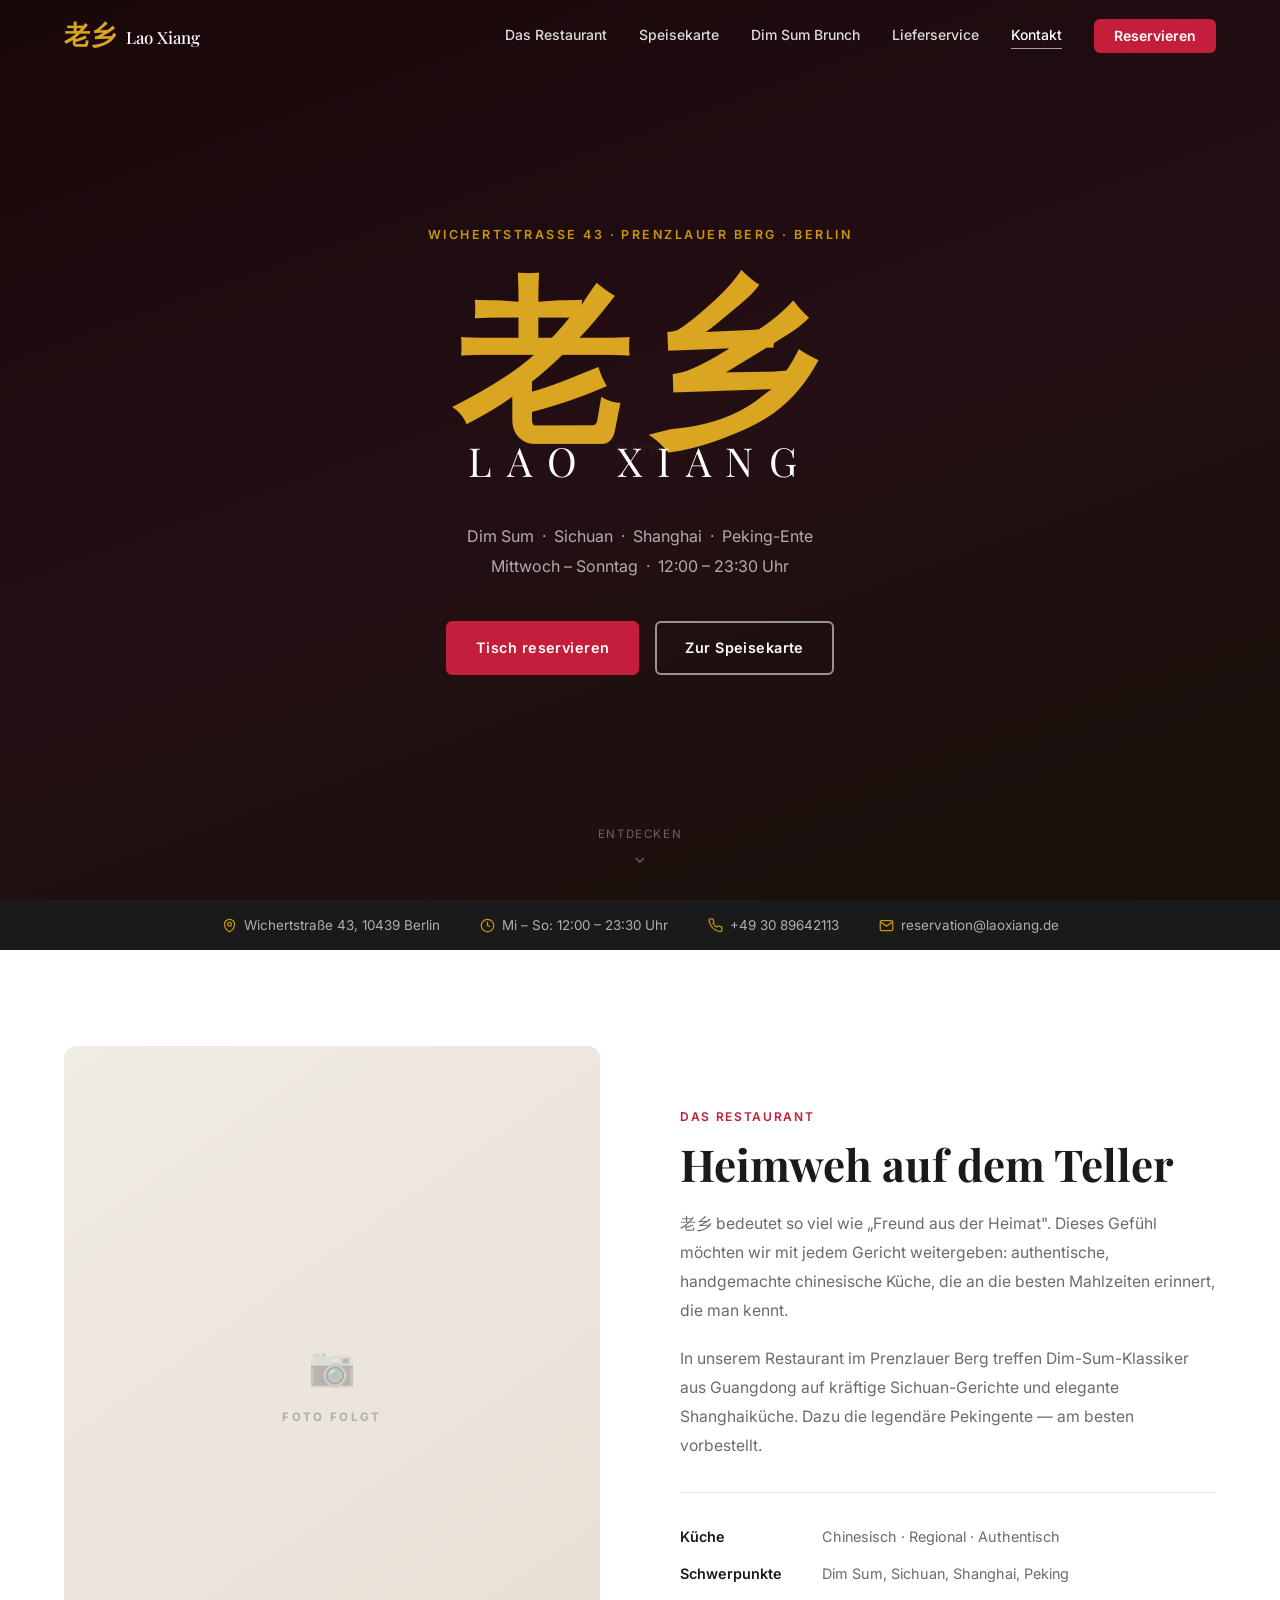
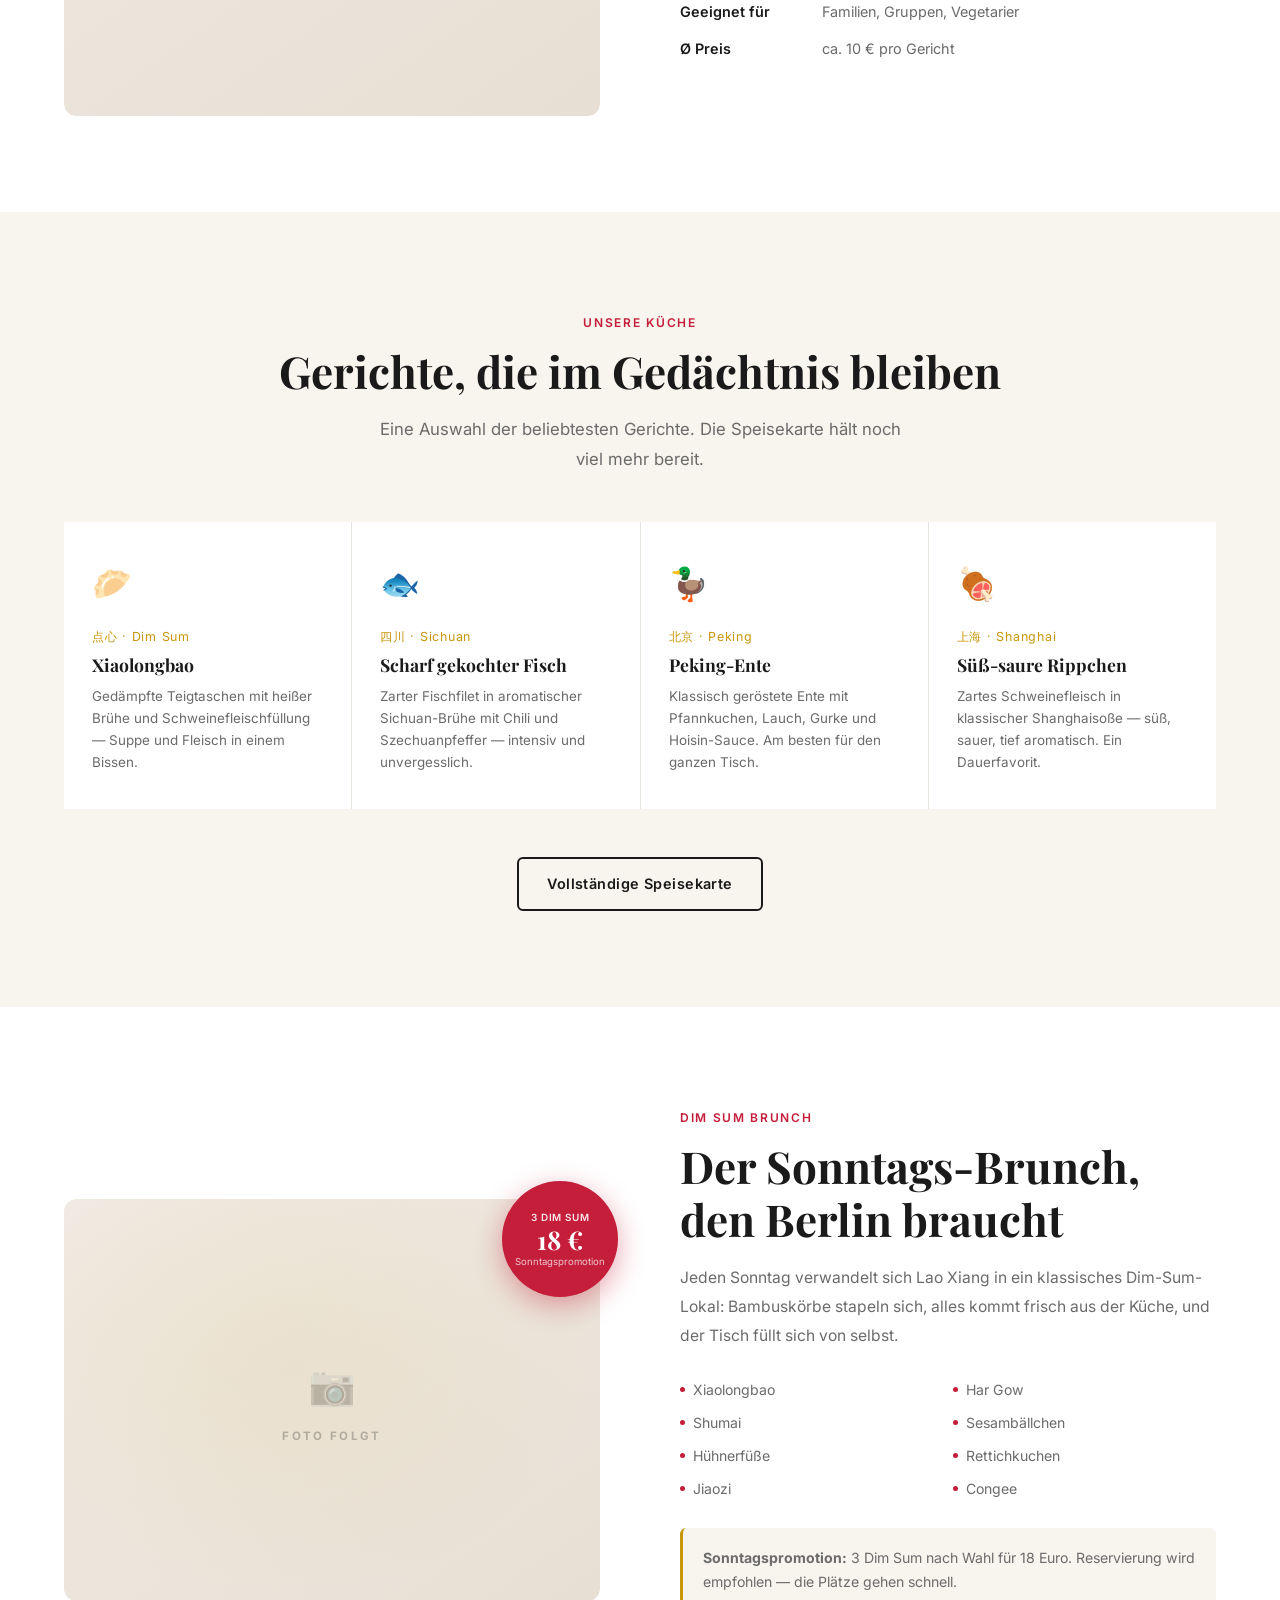
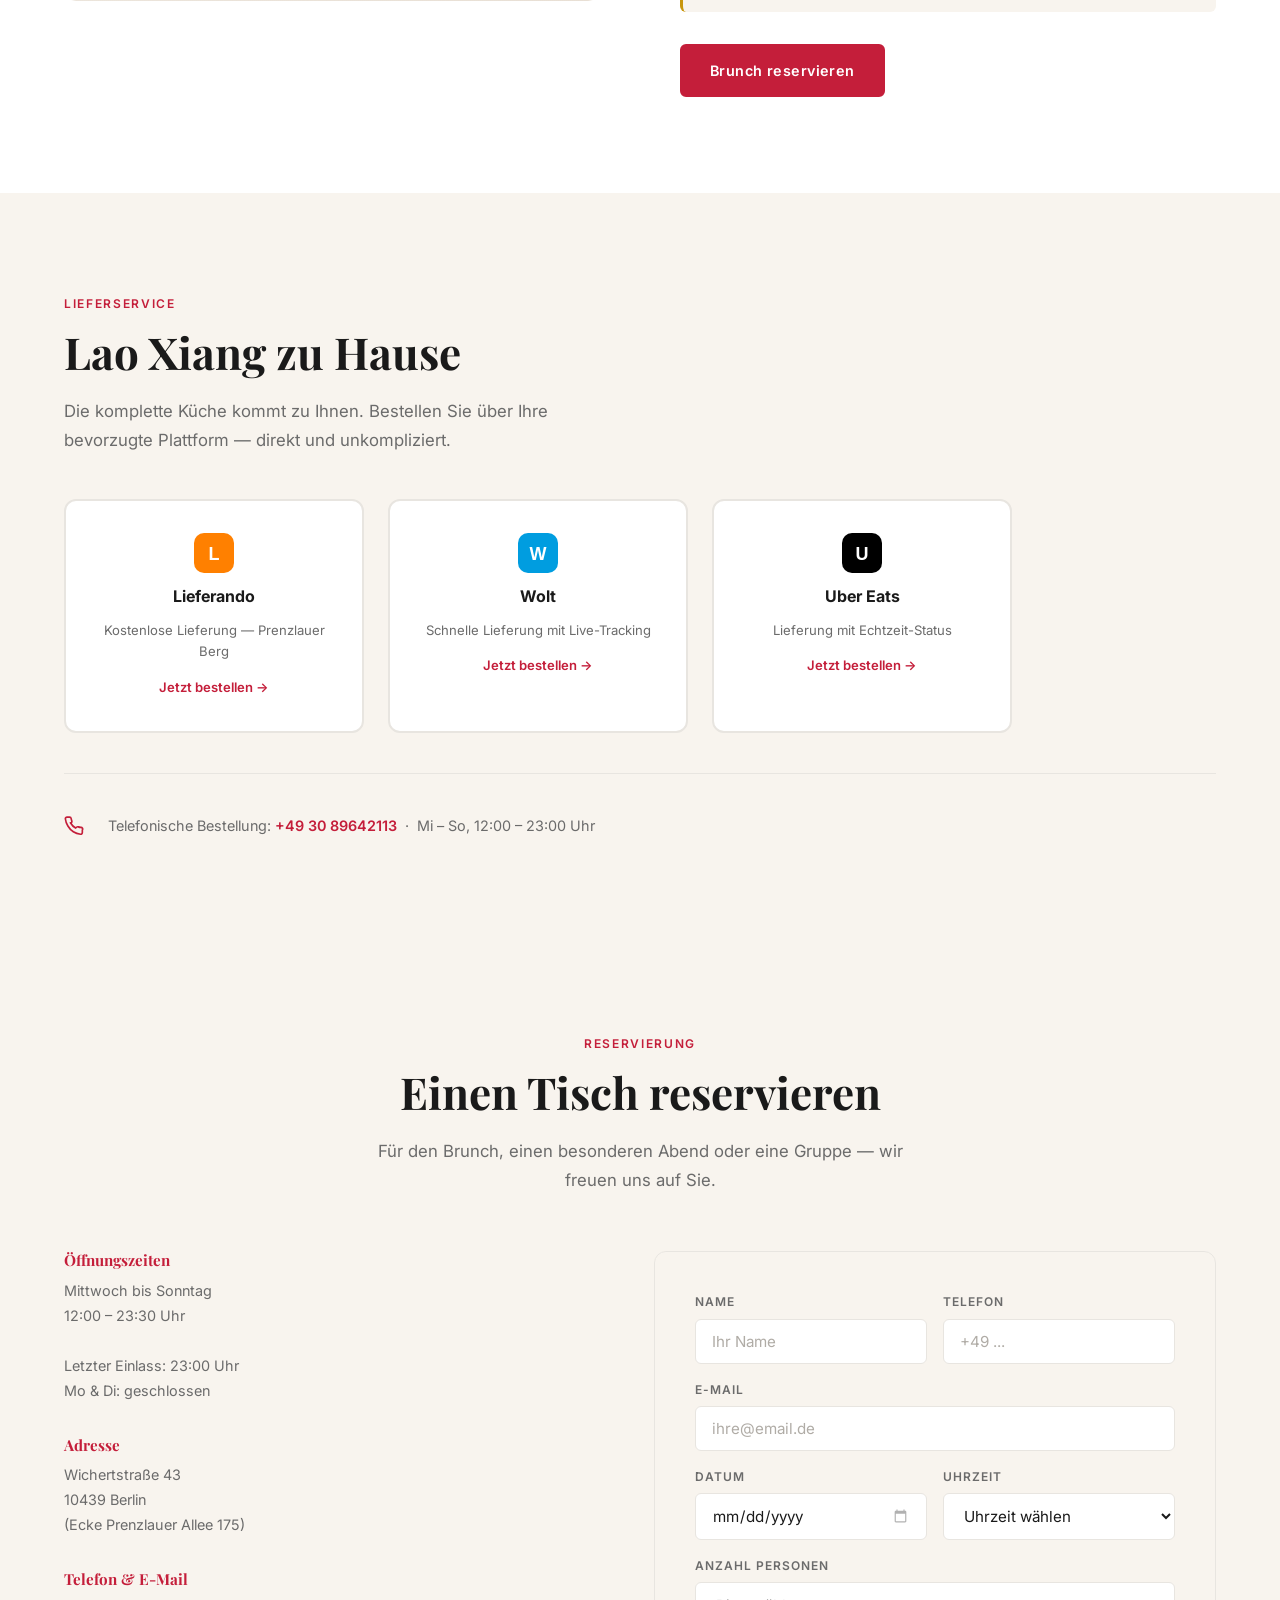
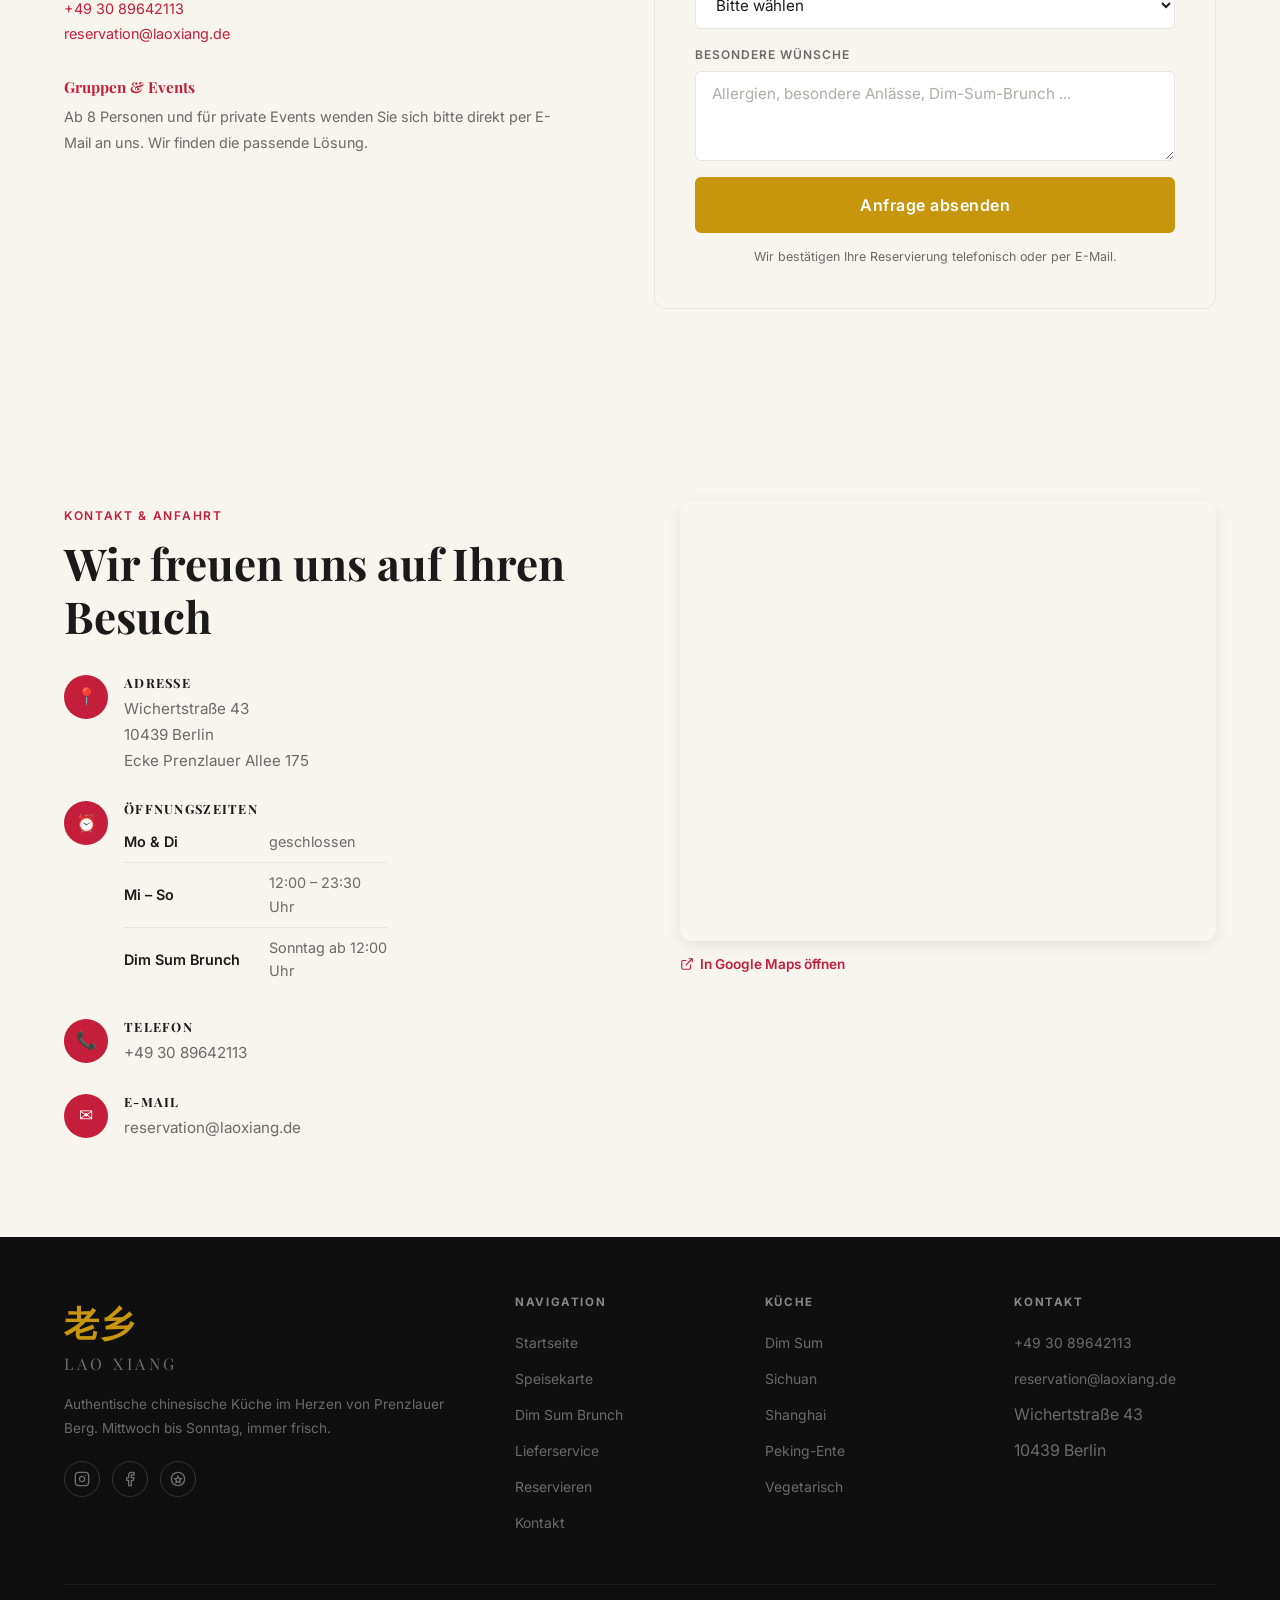
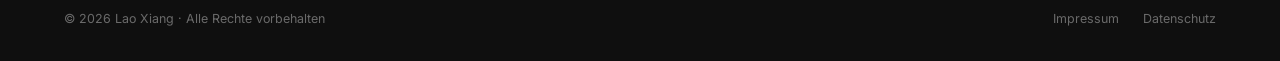
<file: index.html>
<!DOCTYPE html>
<html lang="de">
<head>
  <meta charset="UTF-8">
  <meta name="viewport" content="width=device-width, initial-scale=1.0">
  <meta name="description" content="Lao Xiang 老乡 — Authentische chinesische Küche in Berlin Prenzlauer Berg. Dim Sum, Sichuan, Shanghai, Peking-Ente. Mi–So 12–23:30 Uhr.">
  <title>Lao Xiang 老乡 — Authentische Chinesische Küche · Berlin Prenzlauer Berg</title>
  <link rel="icon" href="data:image/svg+xml,<svg xmlns='http://www.w3.org/2000/svg' viewBox='0 0 100 100'><rect width='100' height='100' rx='18' fill='%23c41e3a'/><text y='.88em' font-size='72' text-anchor='middle' x='50' fill='%23c8960c' font-family='Georgia,serif'>老</text></svg>">
  <link rel="preconnect" href="https://fonts.googleapis.com">
  <link rel="preconnect" href="https://fonts.gstatic.com" crossorigin>
  <link href="https://fonts.googleapis.com/css2?family=Playfair+Display:ital,wght@0,400;0,500;0,700;1,400&family=Inter:wght@300;400;500;600;700&display=swap" rel="stylesheet">
  <link rel="stylesheet" href="css/style.css">
</head>
<body>

  <!-- NAVIGATION -->
  <nav class="nav transparent">
    <div class="nav-wrap">
      <a href="index.html" class="nav-logo">
        <span class="logo-cn">老乡</span>
        <span class="logo-en">Lao Xiang</span>
      </a>
      <div class="nav-links">
        <a href="#about">Das Restaurant</a>
        <a href="speisekarte.html">Speisekarte</a>
        <a href="#dimsum">Dim Sum Brunch</a>
        <a href="#bestellen">Lieferservice</a>
        <a href="#kontakt">Kontakt</a>
        <a href="#reservierung" class="nav-cta">Reservieren</a>
      </div>
      <button class="nav-burger" aria-label="Menü">
        <span></span><span></span><span></span>
      </button>
    </div>
  </nav>

  <!-- HERO -->
  <section class="hero">
    <div class="hero-bg">
      <div class="hero-photo-ph"></div>
      <div class="hero-overlay"></div>
    </div>
    <div class="hero-content">
      <p class="hero-kicker">Wichertstraße 43 &middot; Prenzlauer Berg &middot; Berlin</p>
      <h1>
        <span class="hero-title-cn">老乡</span>
        <span class="hero-title-en">Lao Xiang</span>
      </h1>
      <p class="hero-sub">
        Dim Sum &nbsp;&middot;&nbsp; Sichuan &nbsp;&middot;&nbsp; Shanghai &nbsp;&middot;&nbsp; Peking-Ente<br>
        Mittwoch &ndash; Sonntag &nbsp;&middot;&nbsp; 12:00 &ndash; 23:30 Uhr
      </p>
      <div class="hero-actions">
        <a href="#reservierung" class="btn btn-red">Tisch reservieren</a>
        <a href="speisekarte.html" class="btn btn-ghost">Zur Speisekarte</a>
      </div>
    </div>
    <div class="hero-scroll">
      <span>Entdecken</span>
      <svg width="16" height="16" viewBox="0 0 24 24" fill="none" stroke="currentColor" stroke-width="2">
        <polyline points="6 9 12 15 18 9"/>
      </svg>
    </div>
  </section>

  <!-- INFO STRIP -->
  <div class="info-strip">
    <div class="info-strip-row container">
      <span class="info-item">
        <svg width="15" height="15" viewBox="0 0 24 24" fill="none" stroke="currentColor" stroke-width="2"><path d="M12 22s-8-4.5-8-11.8A8 8 0 0 1 12 2a8 8 0 0 1 8 8.2c0 7.3-8 11.8-8 11.8z"/><circle cx="12" cy="10" r="3"/></svg>
        Wichertstraße 43, 10439 Berlin
      </span>
      <span class="info-item">
        <svg width="15" height="15" viewBox="0 0 24 24" fill="none" stroke="currentColor" stroke-width="2"><circle cx="12" cy="12" r="10"/><polyline points="12 6 12 12 16 14"/></svg>
        Mi &ndash; So: 12:00 &ndash; 23:30 Uhr
      </span>
      <span class="info-item">
        <svg width="15" height="15" viewBox="0 0 24 24" fill="none" stroke="currentColor" stroke-width="2"><path d="M22 16.92v3a2 2 0 0 1-2.18 2 19.79 19.79 0 0 1-8.63-3.07A19.5 19.5 0 0 1 4.69 12a19.79 19.79 0 0 1-3.07-8.67A2 2 0 0 1 3.6 1.27h3a2 2 0 0 1 2 1.72c.127.96.361 1.903.7 2.81a2 2 0 0 1-.45 2.11L7.91 8.37a16 16 0 0 0 6 6l1.27-.9a2 2 0 0 1 2.11-.45c.907.339 1.85.573 2.81.7A2 2 0 0 1 22 16.92z"/></svg>
        +49 30 89642113
      </span>
      <span class="info-item">
        <svg width="15" height="15" viewBox="0 0 24 24" fill="none" stroke="currentColor" stroke-width="2"><path d="M4 4h16c1.1 0 2 .9 2 2v12c0 1.1-.9 2-2 2H4c-1.1 0-2-.9-2-2V6c0-1.1.9-2 2-2z"/><polyline points="22,6 12,13 2,6"/></svg>
        reservation@laoxiang.de
      </span>
    </div>
  </div>

  <!-- ABOUT -->
  <section class="section about" id="about">
    <div class="container">
      <div class="about-grid">
        <div class="about-img">
          <div class="img-ph" style="aspect-ratio:4/5;">
            <span class="img-ph-icon">📷</span>
            <span class="img-ph-label">Foto folgt</span>
          </div>
        </div>
        <div>
          <div class="fade-up">
            <p class="tag">Das Restaurant</p>
            <h2 class="section-title">Heimweh auf dem Teller</h2>
            <p class="about-body">
              老乡 bedeutet so viel wie „Freund aus der Heimat". Dieses Gefühl möchten wir mit jedem Gericht weitergeben: authentische, handgemachte chinesische Küche, die an die besten Mahlzeiten erinnert, die man kennt.
            </p>
            <p class="about-body">
              In unserem Restaurant im Prenzlauer Berg treffen Dim-Sum-Klassiker aus Guangdong auf kräftige Sichuan-Gerichte und elegante Shanghaiküche. Dazu die legendäre Pekingente — am besten vorbestellt.
            </p>
            <div class="about-details">
              <div class="about-row">
                <span class="about-label">Küche</span>
                <span class="about-val">Chinesisch &middot; Regional &middot; Authentisch</span>
              </div>
              <div class="about-row">
                <span class="about-label">Schwerpunkte</span>
                <span class="about-val">Dim Sum, Sichuan, Shanghai, Peking</span>
              </div>
              <div class="about-row">
                <span class="about-label">Geeignet für</span>
                <span class="about-val">Familien, Gruppen, Vegetarier</span>
              </div>
              <div class="about-row">
                <span class="about-label">Ø Preis</span>
                <span class="about-val">ca. 10 € pro Gericht</span>
              </div>
            </div>
          </div>
        </div>
      </div>
    </div>
  </section>

  <!-- HIGHLIGHTS (dark section) -->
  <section class="section highlights">
    <div class="container">
      <div class="center fade-up">
        <p class="tag">Unsere Küche</p>
        <h2 class="section-title">Gerichte, die im Gedächtnis bleiben</h2>
        <p class="section-sub">Eine Auswahl der beliebtesten Gerichte. Die Speisekarte hält noch viel mehr bereit.</p>
      </div>
      <div class="hl-grid">
        <div class="hl-card fade-up">
          <span class="hl-icon">🥟</span>
          <div class="hl-region">点心 &middot; Dim Sum</div>
          <h3 class="hl-name">Xiaolongbao</h3>
          <p class="hl-desc">Gedämpfte Teigtaschen mit heißer Brühe und Schweinefleischfüllung &mdash; Suppe und Fleisch in einem Bissen.</p>
        </div>
        <div class="hl-card fade-up">
          <span class="hl-icon">🐟</span>
          <div class="hl-region">四川 &middot; Sichuan</div>
          <h3 class="hl-name">Scharf gekochter Fisch</h3>
          <p class="hl-desc">Zarter Fischfilet in aromatischer Sichuan-Brühe mit Chili und Szechuanpfeffer &mdash; intensiv und unvergesslich.</p>
        </div>
        <div class="hl-card fade-up">
          <span class="hl-icon">🦆</span>
          <div class="hl-region">北京 &middot; Peking</div>
          <h3 class="hl-name">Peking-Ente</h3>
          <p class="hl-desc">Klassisch geröstete Ente mit Pfannkuchen, Lauch, Gurke und Hoisin-Sauce. Am besten für den ganzen Tisch.</p>
        </div>
        <div class="hl-card fade-up">
          <span class="hl-icon">🍖</span>
          <div class="hl-region">上海 &middot; Shanghai</div>
          <h3 class="hl-name">Süß-saure Rippchen</h3>
          <p class="hl-desc">Zartes Schweinefleisch in klassischer Shanghaisoße — süß, sauer, tief aromatisch. Ein Dauerfavorit.</p>
        </div>
      </div>
      <div class="hl-cta">
        <a href="speisekarte.html" class="btn btn-outline">Vollständige Speisekarte</a>
      </div>
    </div>
  </section>

  <!-- DIM SUM BRUNCH -->
  <section class="section dimsum" id="dimsum">
    <div class="container">
      <div class="dimsum-grid">
        <div class="dimsum-visual fade-up">
          <div class="dimsum-img">
            <div class="img-ph ph" style="width:100%;height:100%;">
              <span class="img-ph-icon">📷</span>
              <span class="img-ph-label">Foto folgt</span>
            </div>
          </div>
          <div class="dimsum-badge">
            <span class="badge-top">3 Dim Sum</span>
            <span class="badge-price">18 €</span>
            <span class="badge-sub">Sonntagspromotion</span>
          </div>
        </div>
        <div class="fade-up">
          <p class="tag">Dim Sum Brunch</p>
          <h2 class="section-title">Der Sonntags-Brunch,<br>den Berlin braucht</h2>
          <p class="about-body">
            Jeden Sonntag verwandelt sich Lao Xiang in ein klassisches Dim-Sum-Lokal: Bambuskörbe stapeln sich, alles kommt frisch aus der Küche, und der Tisch füllt sich von selbst.
          </p>
          <div class="ds-items">
            <div class="ds-item">Xiaolongbao</div>
            <div class="ds-item">Har Gow</div>
            <div class="ds-item">Shumai</div>
            <div class="ds-item">Sesambällchen</div>
            <div class="ds-item">Hühnerfüße</div>
            <div class="ds-item">Rettichkuchen</div>
            <div class="ds-item">Jiaozi</div>
            <div class="ds-item">Congee</div>
          </div>
          <div class="ds-note">
            <strong>Sonntagspromotion:</strong> 3 Dim Sum nach Wahl für 18 Euro. Reservierung wird empfohlen — die Plätze gehen schnell.
          </div>
          <div style="margin-top: 2rem;">
            <a href="#reservierung" class="btn btn-red">Brunch reservieren</a>
          </div>
        </div>
      </div>
    </div>
  </section>

  <!-- DELIVERY -->
  <section class="section delivery" id="bestellen">
    <div class="container">
      <div class="fade-up">
        <p class="tag">Lieferservice</p>
        <h2 class="section-title">Lao Xiang zu Hause</h2>
        <p class="section-sub">Die komplette Küche kommt zu Ihnen. Bestellen Sie über Ihre bevorzugte Plattform &mdash; direkt und unkompliziert.</p>
      </div>
      <div class="delivery-row">
        <a href="https://www.lieferando.de/speisekarte/lao-xiang" target="_blank" rel="noopener noreferrer" class="del-card fade-up">
          <svg width="40" height="40" viewBox="0 0 40 40" fill="none" xmlns="http://www.w3.org/2000/svg">
            <rect width="40" height="40" rx="10" fill="#FF8000"/>
            <text x="50%" y="56%" dominant-baseline="middle" text-anchor="middle" fill="white" font-size="18" font-weight="700" font-family="Arial">L</text>
          </svg>
          <div class="del-name">Lieferando</div>
          <div class="del-info">Kostenlose Lieferung &mdash; Prenzlauer Berg</div>
          <div class="del-link">Jetzt bestellen &rarr;</div>
        </a>
        <a href="https://wolt.com/en/deu/berlin/restaurant/lao-xiang" target="_blank" rel="noopener noreferrer" class="del-card fade-up">
          <svg width="40" height="40" viewBox="0 0 40 40" fill="none" xmlns="http://www.w3.org/2000/svg">
            <rect width="40" height="40" rx="10" fill="#009DE0"/>
            <text x="50%" y="56%" dominant-baseline="middle" text-anchor="middle" fill="white" font-size="18" font-weight="700" font-family="Arial">W</text>
          </svg>
          <div class="del-name">Wolt</div>
          <div class="del-info">Schnelle Lieferung mit Live-Tracking</div>
          <div class="del-link">Jetzt bestellen &rarr;</div>
        </a>
        <a href="https://www.ubereats.com/de/store/lao-xiang/sE3HtkgDU8aHk-X_zI1k1Q" target="_blank" rel="noopener noreferrer" class="del-card fade-up">
          <svg width="40" height="40" viewBox="0 0 40 40" fill="none" xmlns="http://www.w3.org/2000/svg">
            <rect width="40" height="40" rx="10" fill="#000000"/>
            <text x="50%" y="56%" dominant-baseline="middle" text-anchor="middle" fill="white" font-size="18" font-weight="700" font-family="Arial">U</text>
          </svg>
          <div class="del-name">Uber Eats</div>
          <div class="del-info">Lieferung mit Echtzeit-Status</div>
          <div class="del-link">Jetzt bestellen &rarr;</div>
        </a>
      </div>
      <div class="delivery-alt fade-up">
        <svg width="20" height="20" viewBox="0 0 24 24" fill="none" stroke="var(--red)" stroke-width="2"><path d="M22 16.92v3a2 2 0 0 1-2.18 2 19.79 19.79 0 0 1-8.63-3.07A19.5 19.5 0 0 1 4.69 12a19.79 19.79 0 0 1-3.07-8.67A2 2 0 0 1 3.6 1.27h3a2 2 0 0 1 2 1.72 12.84 12.84 0 0 0 .7 2.81 2 2 0 0 1-.45 2.11L7.91 8.37a16 16 0 0 0 6 6l1.27-.9a2 2 0 0 1 2.11-.45 12.84 12.84 0 0 0 2.81.7A2 2 0 0 1 22 16.92z"/></svg>
        <p>Telefonische Bestellung: <a href="tel:+493089642113">+49 30 89642113</a> &nbsp;&middot;&nbsp; Mi &ndash; So, 12:00 &ndash; 23:00 Uhr</p>
      </div>
    </div>
  </section>

  <!-- RESERVATION -->
  <section class="section reservation" id="reservierung" style="background:var(--cream);">
    <div class="container">
      <div class="center fade-up">
        <p class="tag">Reservierung</p>
        <h2 class="section-title">Einen Tisch reservieren</h2>
        <p class="section-sub">Für den Brunch, einen besonderen Abend oder eine Gruppe &mdash; wir freuen uns auf Sie.</p>
      </div>
      <div class="res-grid">
        <div class="res-info fade-up">
          <div class="res-info-item">
            <h4>Öffnungszeiten</h4>
            <p>Mittwoch bis Sonntag<br>12:00 &ndash; 23:30 Uhr<br><br>Letzter Einlass: 23:00 Uhr<br>Mo &amp; Di: geschlossen</p>
          </div>
          <div class="res-info-item">
            <h4>Adresse</h4>
            <p>Wichertstraße 43<br>10439 Berlin<br>(Ecke Prenzlauer Allee 175)</p>
          </div>
          <div class="res-info-item">
            <h4>Telefon &amp; E-Mail</h4>
            <p>
              <a href="tel:+493089642113">+49 30 89642113</a><br>
              <a href="mailto:reservation@laoxiang.de">reservation@laoxiang.de</a>
            </p>
          </div>
          <div class="res-info-item">
            <h4>Gruppen &amp; Events</h4>
            <p>Ab 8 Personen und für private Events wenden Sie sich bitte direkt per E-Mail an uns. Wir finden die passende Lösung.</p>
          </div>
        </div>
        <div class="fade-up">
          <form class="res-form" id="resForm">
            <div class="form-row">
              <div class="form-group">
                <label for="resName">Name</label>
                <input type="text" id="resName" name="name" placeholder="Ihr Name" required>
              </div>
              <div class="form-group">
                <label for="resPhone">Telefon</label>
                <input type="tel" id="resPhone" name="phone" placeholder="+49 ..." required>
              </div>
            </div>
            <div class="form-group">
              <label for="resEmail">E-Mail</label>
              <input type="email" id="resEmail" name="email" placeholder="ihre@email.de" required>
            </div>
            <div class="form-row">
              <div class="form-group">
                <label for="resDate">Datum</label>
                <input type="date" id="resDate" name="date" required>
              </div>
              <div class="form-group">
                <label for="resTime">Uhrzeit</label>
                <select id="resTime" name="time" required>
                  <option value="">Uhrzeit wählen</option>
                  <option>12:00</option><option>12:30</option>
                  <option>13:00</option><option>13:30</option>
                  <option>14:00</option><option>14:30</option>
                  <option>15:00</option>
                  <option>18:00</option><option>18:30</option>
                  <option>19:00</option><option>19:30</option>
                  <option>20:00</option><option>20:30</option>
                  <option>21:00</option><option>21:30</option>
                  <option>22:00</option><option>22:30</option>
                  <option>23:00</option>
                </select>
              </div>
            </div>
            <div class="form-group">
              <label for="resGuests">Anzahl Personen</label>
              <select id="resGuests" name="guests" required>
                <option value="">Bitte wählen</option>
                <option>1 Person</option>
                <option>2 Personen</option>
                <option>3 Personen</option>
                <option>4 Personen</option>
                <option>5 Personen</option>
                <option>6 Personen</option>
                <option>7 Personen</option>
                <option>8 oder mehr Personen</option>
              </select>
            </div>
            <div class="form-group">
              <label for="resNotes">Besondere Wünsche</label>
              <textarea id="resNotes" name="notes" placeholder="Allergien, besondere Anlässe, Dim-Sum-Brunch ..."></textarea>
            </div>
            <button type="submit" class="btn btn-gold form-submit">Anfrage absenden</button>
            <p class="form-note">Wir bestätigen Ihre Reservierung telefonisch oder per E-Mail.</p>
          </form>
        </div>
      </div>
    </div>
  </section>

  <!-- CONTACT -->
  <section class="section contact" id="kontakt">
    <div class="container">
      <div class="contact-grid">
        <div class="fade-up">
          <p class="tag">Kontakt &amp; Anfahrt</p>
          <h2 class="section-title">Wir freuen uns auf Ihren Besuch</h2>
          <div class="contact-items">
            <div class="c-item">
              <div class="c-icon">📍</div>
              <div class="c-body">
                <h4>Adresse</h4>
                <p>Wichertstraße 43<br>10439 Berlin<br>Ecke Prenzlauer Allee 175</p>
              </div>
            </div>
            <div class="c-item">
              <div class="c-icon">⏰</div>
              <div class="c-body">
                <h4>Öffnungszeiten</h4>
                <table class="hours">
                  <tr><td>Mo &amp; Di</td><td>geschlossen</td></tr>
                  <tr><td>Mi &ndash; So</td><td>12:00 &ndash; 23:30 Uhr</td></tr>
                  <tr><td>Dim Sum Brunch</td><td>Sonntag ab 12:00 Uhr</td></tr>
                </table>
              </div>
            </div>
            <div class="c-item">
              <div class="c-icon">📞</div>
              <div class="c-body">
                <h4>Telefon</h4>
                <p><a href="tel:+493089642113">+49 30 89642113</a></p>
              </div>
            </div>
            <div class="c-item">
              <div class="c-icon">✉</div>
              <div class="c-body">
                <h4>E-Mail</h4>
                <p><a href="mailto:reservation@laoxiang.de">reservation@laoxiang.de</a></p>
              </div>
            </div>
          </div>
        </div>
        <div class="fade-up">
          <div class="map-wrap">
            <iframe
              src="https://maps.google.com/maps?q=Wichertstra%C3%9Fe+43,+10439+Berlin&t=&z=16&ie=UTF8&iwloc=&output=embed"
              title="Lao Xiang auf der Karte"
              loading="lazy"
              referrerpolicy="no-referrer-when-downgrade"
              allowfullscreen>
            </iframe>
          </div>
          <a href="https://maps.google.com/?q=Wichertstraße+43,+10439+Berlin" target="_blank" rel="noopener noreferrer"
             style="display:inline-flex;align-items:center;gap:6px;margin-top:12px;font-size:.85rem;font-weight:600;color:var(--red);">
            <svg width="14" height="14" viewBox="0 0 24 24" fill="none" stroke="currentColor" stroke-width="2"><path d="M18 13v6a2 2 0 0 1-2 2H5a2 2 0 0 1-2-2V8a2 2 0 0 1 2-2h6"/><polyline points="15 3 21 3 21 9"/><line x1="10" y1="14" x2="21" y2="3"/></svg>
            In Google Maps öffnen
          </a>
        </div>
      </div>
    </div>
  </section>

  <!-- FOOTER -->
  <footer class="footer">
    <div class="container">
      <div class="footer-grid">
        <div>
          <div class="ft-brand-cn">老乡</div>
          <div class="ft-brand-en">Lao Xiang</div>
          <p class="ft-tagline">Authentische chinesische Küche im Herzen von Prenzlauer Berg. Mittwoch bis Sonntag, immer frisch.</p>
          <div class="social-links">
            <a href="https://www.instagram.com/laoxiang_berlin/" target="_blank" rel="noopener noreferrer" class="social-link" aria-label="Instagram" title="Instagram">
              <svg width="16" height="16" viewBox="0 0 24 24" fill="none" stroke="currentColor" stroke-width="2" stroke-linecap="round" stroke-linejoin="round"><rect x="2" y="2" width="20" height="20" rx="5" ry="5"/><path d="M16 11.37A4 4 0 1 1 12.63 8 4 4 0 0 1 16 11.37z"/><line x1="17.5" y1="6.5" x2="17.51" y2="6.5"/></svg>
            </a>
            <a href="https://www.facebook.com/profile.php?id=100082879165246" target="_blank" rel="noopener noreferrer" class="social-link" aria-label="Facebook" title="Facebook">
              <svg width="16" height="16" viewBox="0 0 24 24" fill="none" stroke="currentColor" stroke-width="2" stroke-linecap="round" stroke-linejoin="round"><path d="M18 2h-3a5 5 0 0 0-5 5v3H7v4h3v8h4v-8h3l1-4h-4V7a1 1 0 0 1 1-1h3z"/></svg>
            </a>
            <a href="https://www.tripadvisor.com/Restaurant_Review-g187323-d8022618-Reviews-Lao_Xiang-Berlin.html" target="_blank" rel="noopener noreferrer" class="social-link" aria-label="TripAdvisor" title="TripAdvisor">
              <svg width="16" height="16" viewBox="0 0 24 24" fill="none" stroke="currentColor" stroke-width="2"><circle cx="12" cy="12" r="10"/><path d="M12 8l1.5 3 3.5.5-2.5 2.5.5 3.5L12 16l-3 1.5.5-3.5L7 11.5l3.5-.5z"/></svg>
            </a>
          </div>
        </div>
        <div class="footer-col">
          <h5>Navigation</h5>
          <ul class="ft-links">
            <li><a href="index.html">Startseite</a></li>
            <li><a href="speisekarte.html">Speisekarte</a></li>
            <li><a href="#dimsum">Dim Sum Brunch</a></li>
            <li><a href="#bestellen">Lieferservice</a></li>
            <li><a href="#reservierung">Reservieren</a></li>
            <li><a href="#kontakt">Kontakt</a></li>
          </ul>
        </div>
        <div class="footer-col">
          <h5>Küche</h5>
          <ul class="ft-links">
            <li><a href="speisekarte.html">Dim Sum</a></li>
            <li><a href="speisekarte.html">Sichuan</a></li>
            <li><a href="speisekarte.html">Shanghai</a></li>
            <li><a href="speisekarte.html">Peking-Ente</a></li>
            <li><a href="speisekarte.html">Vegetarisch</a></li>
          </ul>
        </div>
        <div class="footer-col">
          <h5>Kontakt</h5>
          <ul class="ft-links">
            <li><a href="tel:+493089642113">+49 30 89642113</a></li>
            <li><a href="mailto:reservation@laoxiang.de">reservation@laoxiang.de</a></li>
            <li>Wichertstraße 43</li>
            <li>10439 Berlin</li>
          </ul>
        </div>
      </div>
      <div class="footer-bottom">
        <p>&copy; 2026 Lao Xiang &middot; Alle Rechte vorbehalten</p>
        <div class="ft-bottom-links">
          <a href="impressum.html">Impressum</a>
          <a href="datenschutz.html">Datenschutz</a>
        </div>
      </div>
    </div>
  </footer>

  <script src="js/main.js"></script>
</body>
</html>
</file>
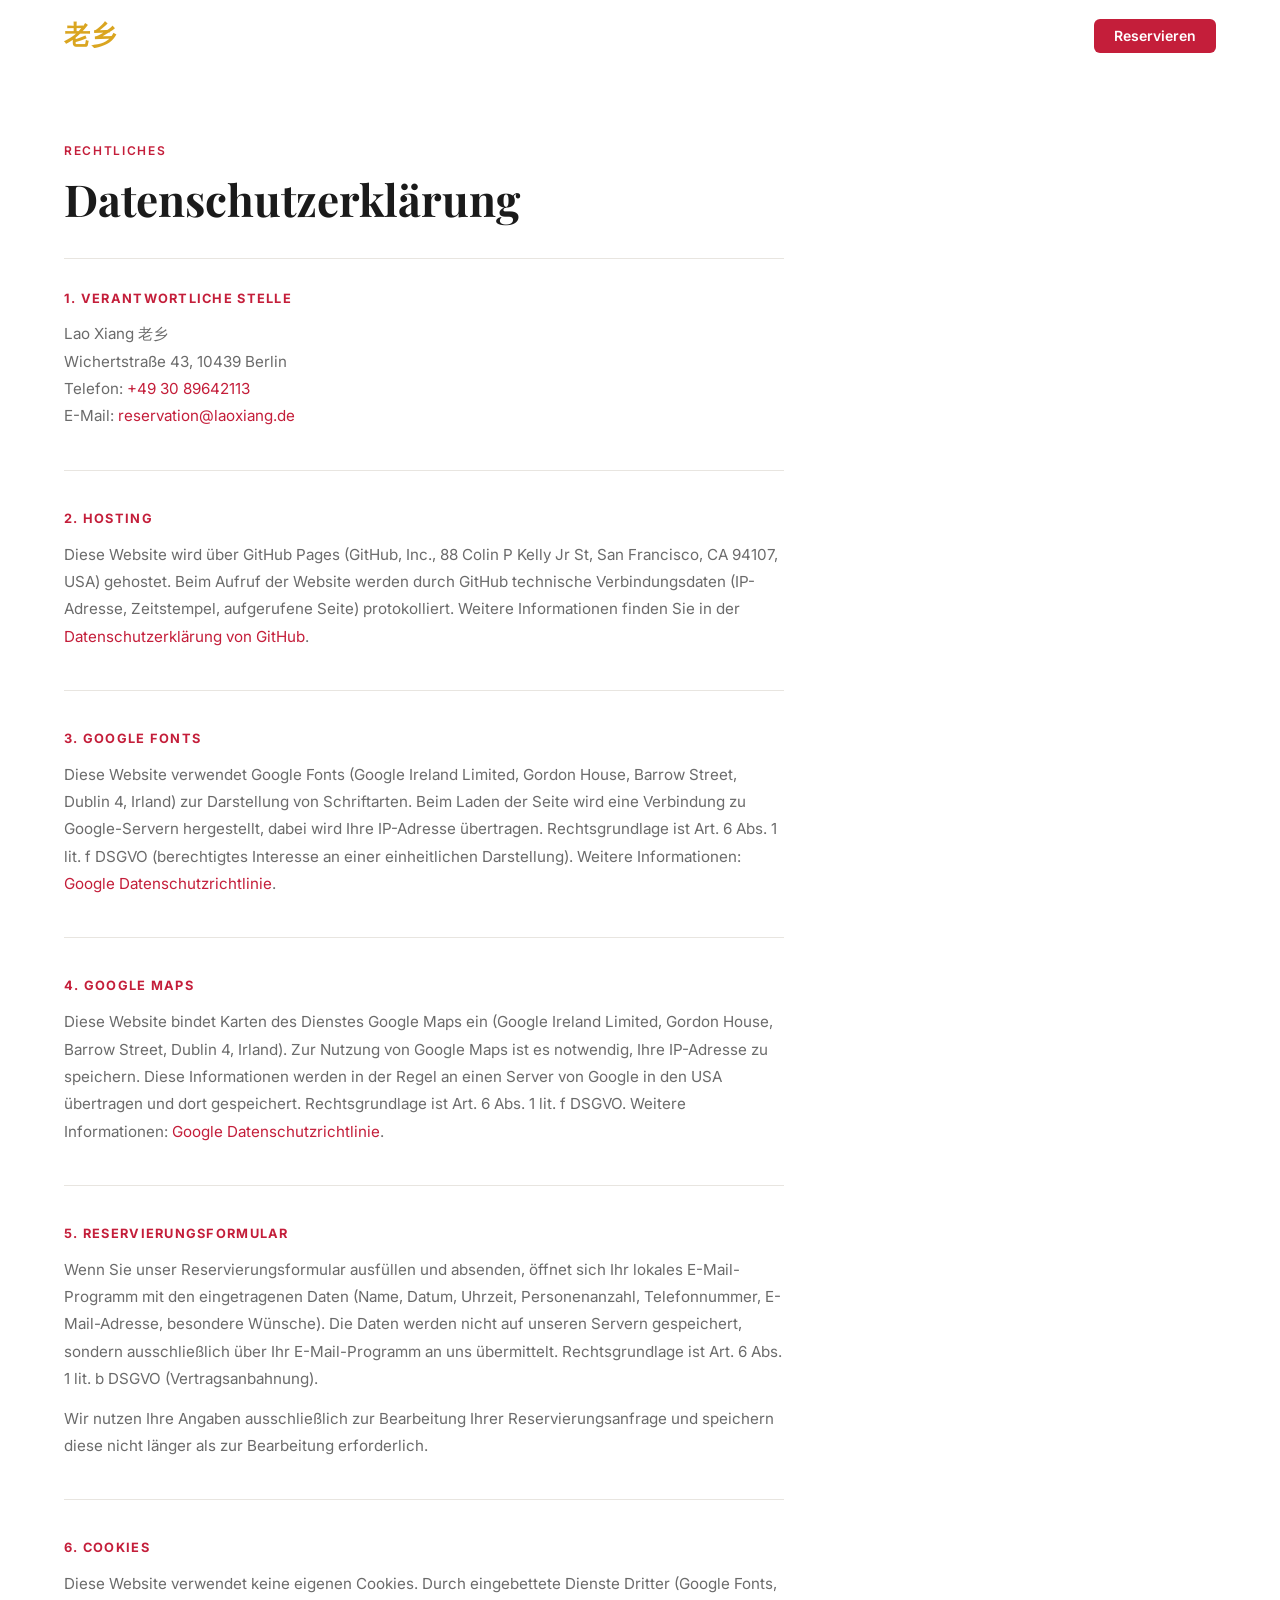
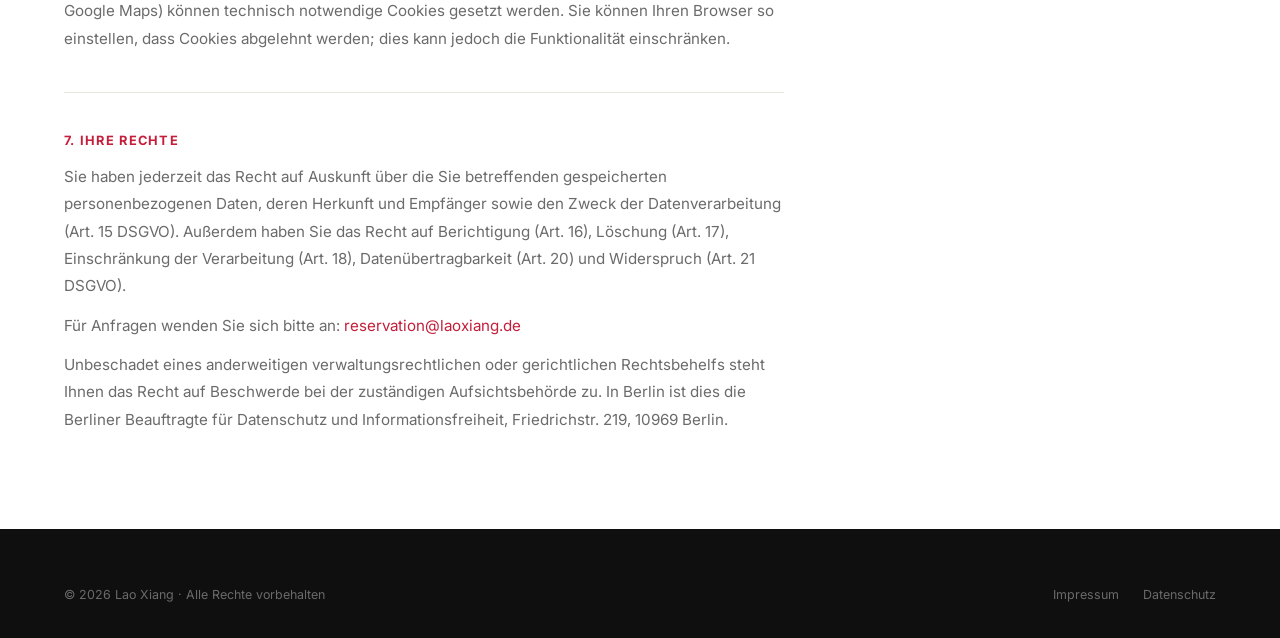
<file: datenschutz.html>
<!DOCTYPE html>
<html lang="de">
<head>
  <meta charset="UTF-8">
  <meta name="viewport" content="width=device-width, initial-scale=1.0">
  <title>Datenschutz — Lao Xiang 老乡 · Berlin</title>
  <link rel="icon" href="data:image/svg+xml,<svg xmlns='http://www.w3.org/2000/svg' viewBox='0 0 100 100'><rect width='100' height='100' rx='18' fill='%23c41e3a'/><text y='.88em' font-size='72' text-anchor='middle' x='50' fill='%23c8960c' font-family='Georgia,serif'>老</text></svg>">
  <link rel="preconnect" href="https://fonts.googleapis.com">
  <link rel="preconnect" href="https://fonts.gstatic.com" crossorigin>
  <link href="https://fonts.googleapis.com/css2?family=Playfair+Display:ital,wght@0,400;0,500;0,700;1,400&family=Inter:wght@300;400;500;600;700&display=swap" rel="stylesheet">
  <link rel="stylesheet" href="css/style.css">
</head>
<body>

  <nav class="nav scrolled">
    <div class="nav-wrap">
      <a href="index.html" class="nav-logo">
        <span class="logo-cn">老乡</span>
        <span class="logo-en">Lao Xiang</span>
      </a>
      <div class="nav-links">
        <a href="index.html#about">Das Restaurant</a>
        <a href="speisekarte.html">Speisekarte</a>
        <a href="index.html#dimsum">Dim Sum Brunch</a>
        <a href="index.html#bestellen">Lieferservice</a>
        <a href="index.html#kontakt">Kontakt</a>
        <a href="index.html#reservierung" class="nav-cta">Reservieren</a>
      </div>
      <button class="nav-burger" aria-label="Menü">
        <span></span><span></span><span></span>
      </button>
    </div>
  </nav>

  <section class="legal-page">
    <div class="container">
      <div class="legal-wrap">
        <p class="tag">Rechtliches</p>
        <h1 class="section-title">Datenschutzerklärung</h1>

        <div class="legal-block">
          <h2>1. Verantwortliche Stelle</h2>
          <p>
            Lao Xiang 老乡<br>
            Wichertstraße 43, 10439 Berlin<br>
            Telefon: <a href="tel:+493089642113">+49 30 89642113</a><br>
            E-Mail: <a href="mailto:reservation@laoxiang.de">reservation@laoxiang.de</a>
          </p>
        </div>

        <div class="legal-block">
          <h2>2. Hosting</h2>
          <p>Diese Website wird über GitHub Pages (GitHub, Inc., 88 Colin P Kelly Jr St, San Francisco, CA 94107, USA) gehostet. Beim Aufruf der Website werden durch GitHub technische Verbindungsdaten (IP-Adresse, Zeitstempel, aufgerufene Seite) protokolliert. Weitere Informationen finden Sie in der <a href="https://docs.github.com/en/site-policy/privacy-policies/github-general-privacy-statement" target="_blank" rel="noopener noreferrer">Datenschutzerklärung von GitHub</a>.</p>
        </div>

        <div class="legal-block">
          <h2>3. Google Fonts</h2>
          <p>Diese Website verwendet Google Fonts (Google Ireland Limited, Gordon House, Barrow Street, Dublin 4, Irland) zur Darstellung von Schriftarten. Beim Laden der Seite wird eine Verbindung zu Google-Servern hergestellt, dabei wird Ihre IP-Adresse übertragen. Rechtsgrundlage ist Art. 6 Abs. 1 lit. f DSGVO (berechtigtes Interesse an einer einheitlichen Darstellung). Weitere Informationen: <a href="https://policies.google.com/privacy" target="_blank" rel="noopener noreferrer">Google Datenschutzrichtlinie</a>.</p>
        </div>

        <div class="legal-block">
          <h2>4. Google Maps</h2>
          <p>Diese Website bindet Karten des Dienstes Google Maps ein (Google Ireland Limited, Gordon House, Barrow Street, Dublin 4, Irland). Zur Nutzung von Google Maps ist es notwendig, Ihre IP-Adresse zu speichern. Diese Informationen werden in der Regel an einen Server von Google in den USA übertragen und dort gespeichert. Rechtsgrundlage ist Art. 6 Abs. 1 lit. f DSGVO. Weitere Informationen: <a href="https://policies.google.com/privacy" target="_blank" rel="noopener noreferrer">Google Datenschutzrichtlinie</a>.</p>
        </div>

        <div class="legal-block">
          <h2>5. Reservierungsformular</h2>
          <p>Wenn Sie unser Reservierungsformular ausfüllen und absenden, öffnet sich Ihr lokales E-Mail-Programm mit den eingetragenen Daten (Name, Datum, Uhrzeit, Personenanzahl, Telefonnummer, E-Mail-Adresse, besondere Wünsche). Die Daten werden nicht auf unseren Servern gespeichert, sondern ausschließlich über Ihr E-Mail-Programm an uns übermittelt. Rechtsgrundlage ist Art. 6 Abs. 1 lit. b DSGVO (Vertragsanbahnung).</p>
          <p>Wir nutzen Ihre Angaben ausschließlich zur Bearbeitung Ihrer Reservierungsanfrage und speichern diese nicht länger als zur Bearbeitung erforderlich.</p>
        </div>

        <div class="legal-block">
          <h2>6. Cookies</h2>
          <p>Diese Website verwendet keine eigenen Cookies. Durch eingebettete Dienste Dritter (Google Fonts, Google Maps) können technisch notwendige Cookies gesetzt werden. Sie können Ihren Browser so einstellen, dass Cookies abgelehnt werden; dies kann jedoch die Funktionalität einschränken.</p>
        </div>

        <div class="legal-block">
          <h2>7. Ihre Rechte</h2>
          <p>Sie haben jederzeit das Recht auf Auskunft über die Sie betreffenden gespeicherten personenbezogenen Daten, deren Herkunft und Empfänger sowie den Zweck der Datenverarbeitung (Art. 15 DSGVO). Außerdem haben Sie das Recht auf Berichtigung (Art. 16), Löschung (Art. 17), Einschränkung der Verarbeitung (Art. 18), Datenübertragbarkeit (Art. 20) und Widerspruch (Art. 21 DSGVO).</p>
          <p>Für Anfragen wenden Sie sich bitte an: <a href="mailto:reservation@laoxiang.de">reservation@laoxiang.de</a></p>
          <p>Unbeschadet eines anderweitigen verwaltungsrechtlichen oder gerichtlichen Rechtsbehelfs steht Ihnen das Recht auf Beschwerde bei der zuständigen Aufsichtsbehörde zu. In Berlin ist dies die Berliner Beauftragte für Datenschutz und Informationsfreiheit, Friedrichstr. 219, 10969 Berlin.</p>
        </div>
      </div>
    </div>
  </section>

  <footer class="footer">
    <div class="container">
      <div class="footer-bottom" style="border-top:none; padding-top:0;">
        <p>&copy; 2026 Lao Xiang &middot; Alle Rechte vorbehalten</p>
        <div class="ft-bottom-links">
          <a href="impressum.html">Impressum</a>
          <a href="datenschutz.html">Datenschutz</a>
        </div>
      </div>
    </div>
  </footer>

  <script src="js/main.js"></script>
</body>
</html>
</file>
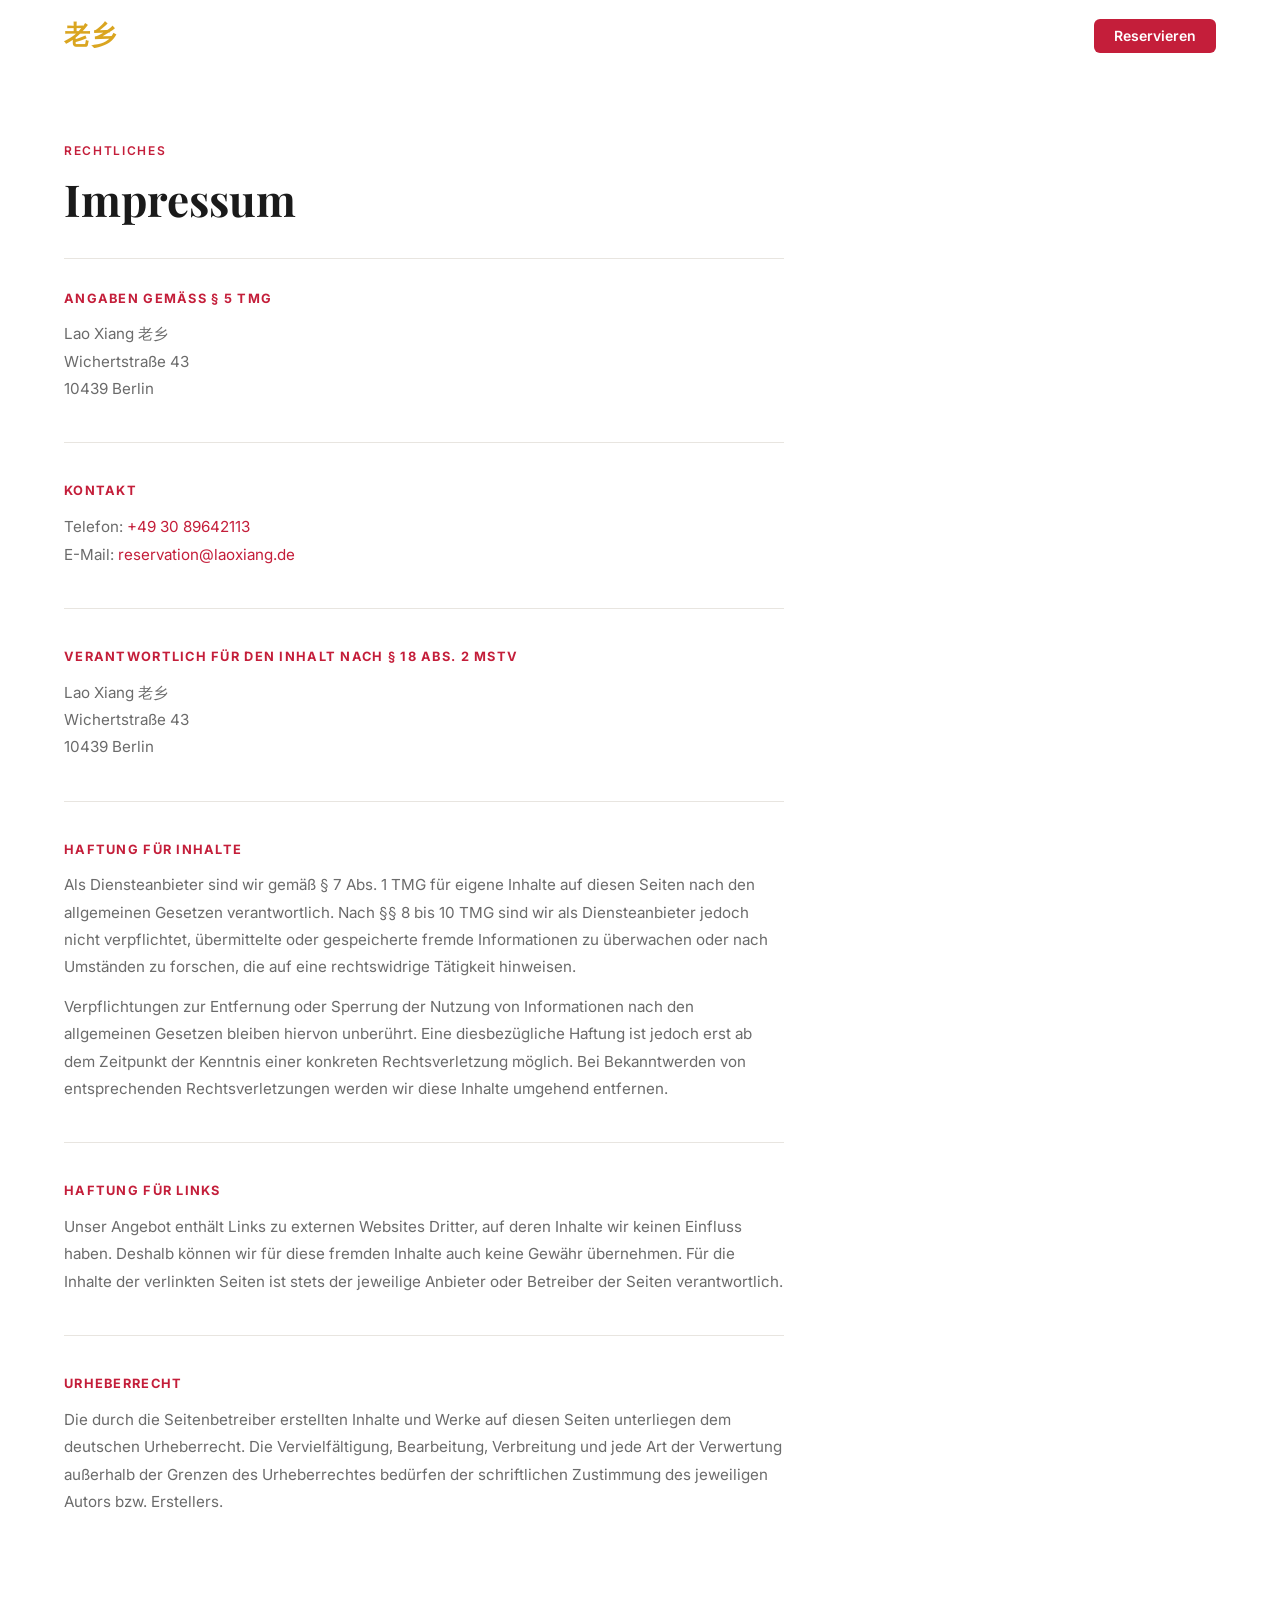
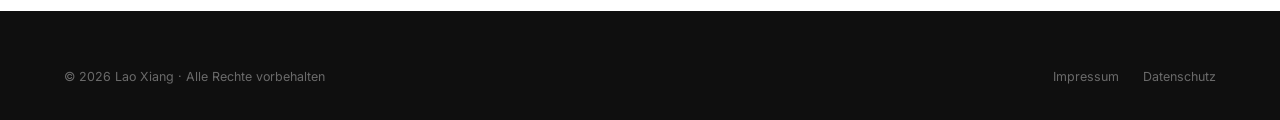
<file: impressum.html>
<!DOCTYPE html>
<html lang="de">
<head>
  <meta charset="UTF-8">
  <meta name="viewport" content="width=device-width, initial-scale=1.0">
  <title>Impressum — Lao Xiang 老乡 · Berlin</title>
  <link rel="icon" href="data:image/svg+xml,<svg xmlns='http://www.w3.org/2000/svg' viewBox='0 0 100 100'><rect width='100' height='100' rx='18' fill='%23c41e3a'/><text y='.88em' font-size='72' text-anchor='middle' x='50' fill='%23c8960c' font-family='Georgia,serif'>老</text></svg>">
  <link rel="preconnect" href="https://fonts.googleapis.com">
  <link rel="preconnect" href="https://fonts.gstatic.com" crossorigin>
  <link href="https://fonts.googleapis.com/css2?family=Playfair+Display:ital,wght@0,400;0,500;0,700;1,400&family=Inter:wght@300;400;500;600;700&display=swap" rel="stylesheet">
  <link rel="stylesheet" href="css/style.css">
</head>
<body>

  <nav class="nav scrolled">
    <div class="nav-wrap">
      <a href="index.html" class="nav-logo">
        <span class="logo-cn">老乡</span>
        <span class="logo-en">Lao Xiang</span>
      </a>
      <div class="nav-links">
        <a href="index.html#about">Das Restaurant</a>
        <a href="speisekarte.html">Speisekarte</a>
        <a href="index.html#dimsum">Dim Sum Brunch</a>
        <a href="index.html#bestellen">Lieferservice</a>
        <a href="index.html#kontakt">Kontakt</a>
        <a href="index.html#reservierung" class="nav-cta">Reservieren</a>
      </div>
      <button class="nav-burger" aria-label="Menü">
        <span></span><span></span><span></span>
      </button>
    </div>
  </nav>

  <section class="legal-page">
    <div class="container">
      <div class="legal-wrap">
        <p class="tag">Rechtliches</p>
        <h1 class="section-title">Impressum</h1>

        <div class="legal-block">
          <h2>Angaben gemäß § 5 TMG</h2>
          <p>
            Lao Xiang 老乡<br>
            Wichertstraße 43<br>
            10439 Berlin
          </p>
        </div>

        <div class="legal-block">
          <h2>Kontakt</h2>
          <p>
            Telefon: <a href="tel:+493089642113">+49 30 89642113</a><br>
            E-Mail: <a href="mailto:reservation@laoxiang.de">reservation@laoxiang.de</a>
          </p>
        </div>

        <div class="legal-block">
          <h2>Verantwortlich für den Inhalt nach § 18 Abs. 2 MStV</h2>
          <p>
            Lao Xiang 老乡<br>
            Wichertstraße 43<br>
            10439 Berlin
          </p>
        </div>

        <div class="legal-block">
          <h2>Haftung für Inhalte</h2>
          <p>Als Diensteanbieter sind wir gemäß § 7 Abs. 1 TMG für eigene Inhalte auf diesen Seiten nach den allgemeinen Gesetzen verantwortlich. Nach §§ 8 bis 10 TMG sind wir als Diensteanbieter jedoch nicht verpflichtet, übermittelte oder gespeicherte fremde Informationen zu überwachen oder nach Umständen zu forschen, die auf eine rechtswidrige Tätigkeit hinweisen.</p>
          <p>Verpflichtungen zur Entfernung oder Sperrung der Nutzung von Informationen nach den allgemeinen Gesetzen bleiben hiervon unberührt. Eine diesbezügliche Haftung ist jedoch erst ab dem Zeitpunkt der Kenntnis einer konkreten Rechtsverletzung möglich. Bei Bekanntwerden von entsprechenden Rechtsverletzungen werden wir diese Inhalte umgehend entfernen.</p>
        </div>

        <div class="legal-block">
          <h2>Haftung für Links</h2>
          <p>Unser Angebot enthält Links zu externen Websites Dritter, auf deren Inhalte wir keinen Einfluss haben. Deshalb können wir für diese fremden Inhalte auch keine Gewähr übernehmen. Für die Inhalte der verlinkten Seiten ist stets der jeweilige Anbieter oder Betreiber der Seiten verantwortlich.</p>
        </div>

        <div class="legal-block">
          <h2>Urheberrecht</h2>
          <p>Die durch die Seitenbetreiber erstellten Inhalte und Werke auf diesen Seiten unterliegen dem deutschen Urheberrecht. Die Vervielfältigung, Bearbeitung, Verbreitung und jede Art der Verwertung außerhalb der Grenzen des Urheberrechtes bedürfen der schriftlichen Zustimmung des jeweiligen Autors bzw. Erstellers.</p>
        </div>
      </div>
    </div>
  </section>

  <footer class="footer">
    <div class="container">
      <div class="footer-bottom" style="border-top:none; padding-top:0;">
        <p>&copy; 2026 Lao Xiang &middot; Alle Rechte vorbehalten</p>
        <div class="ft-bottom-links">
          <a href="impressum.html">Impressum</a>
          <a href="datenschutz.html">Datenschutz</a>
        </div>
      </div>
    </div>
  </footer>

  <script src="js/main.js"></script>
</body>
</html>
</file>
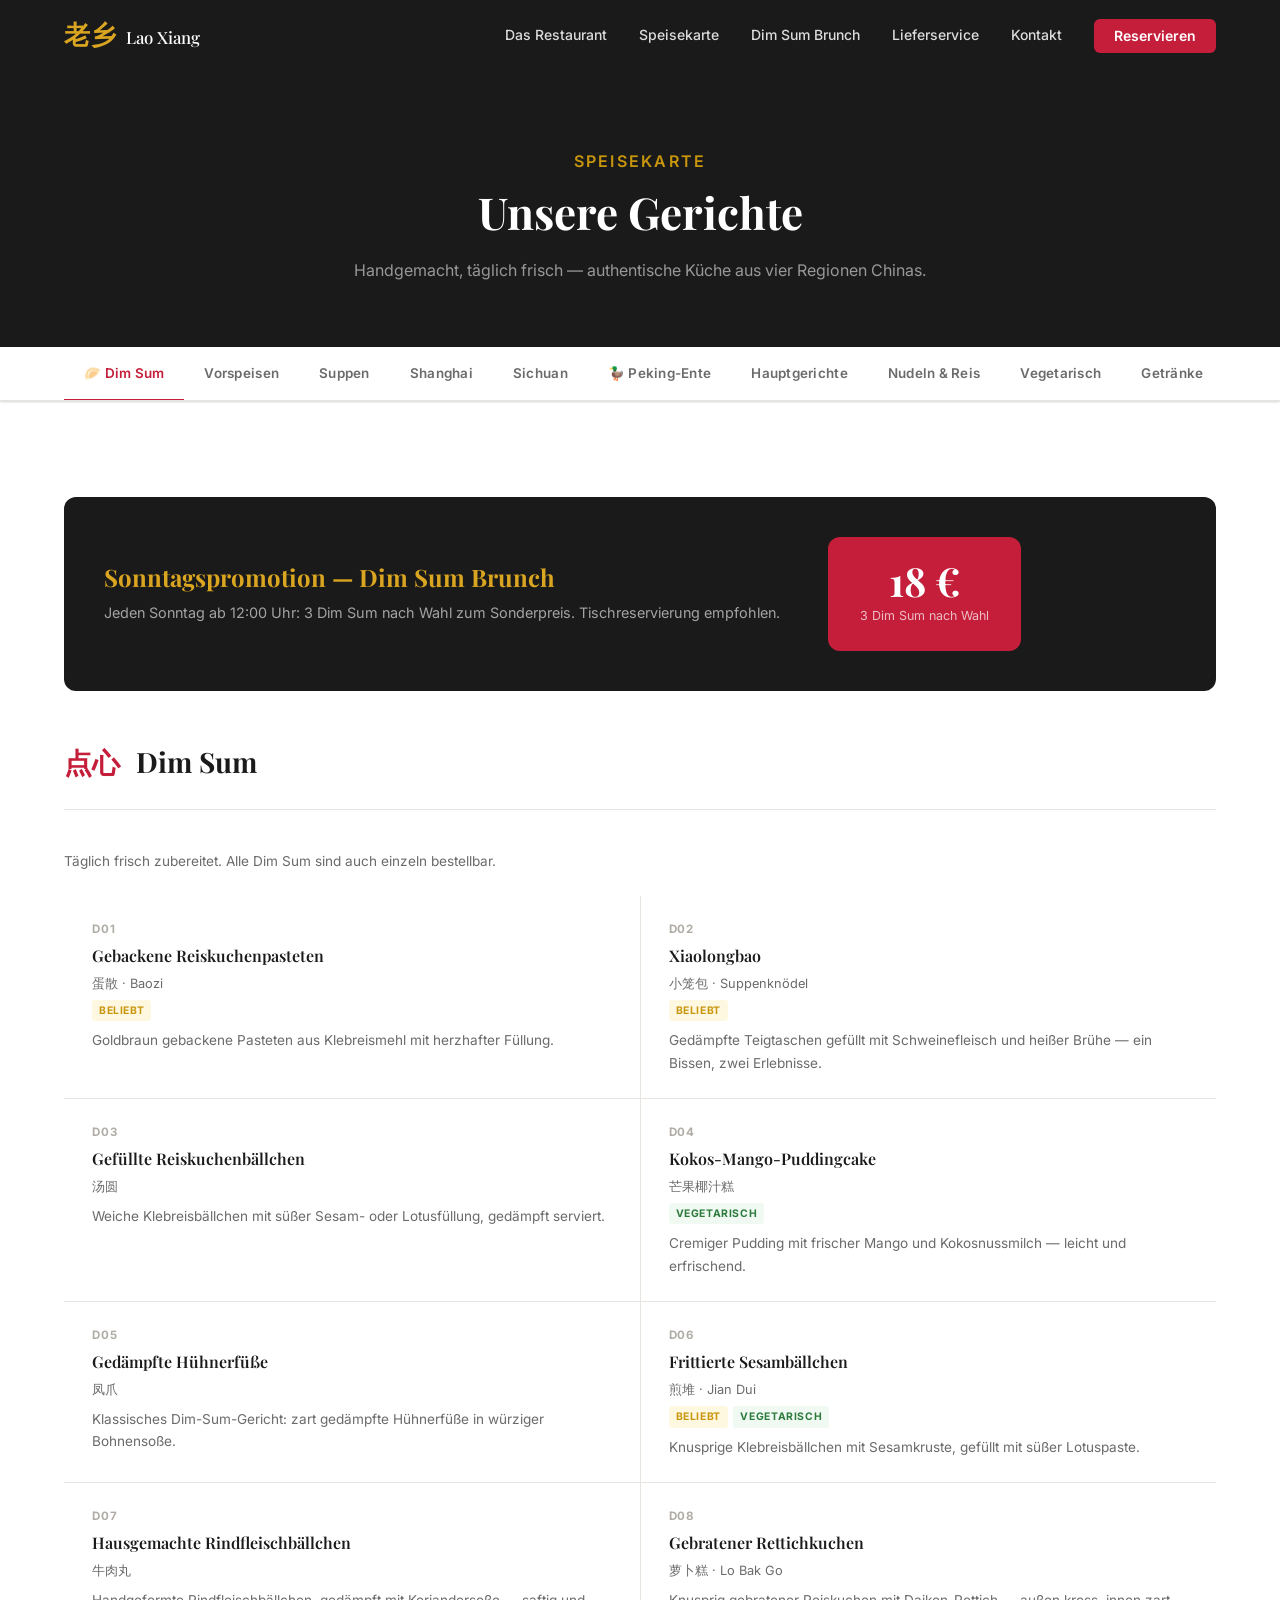
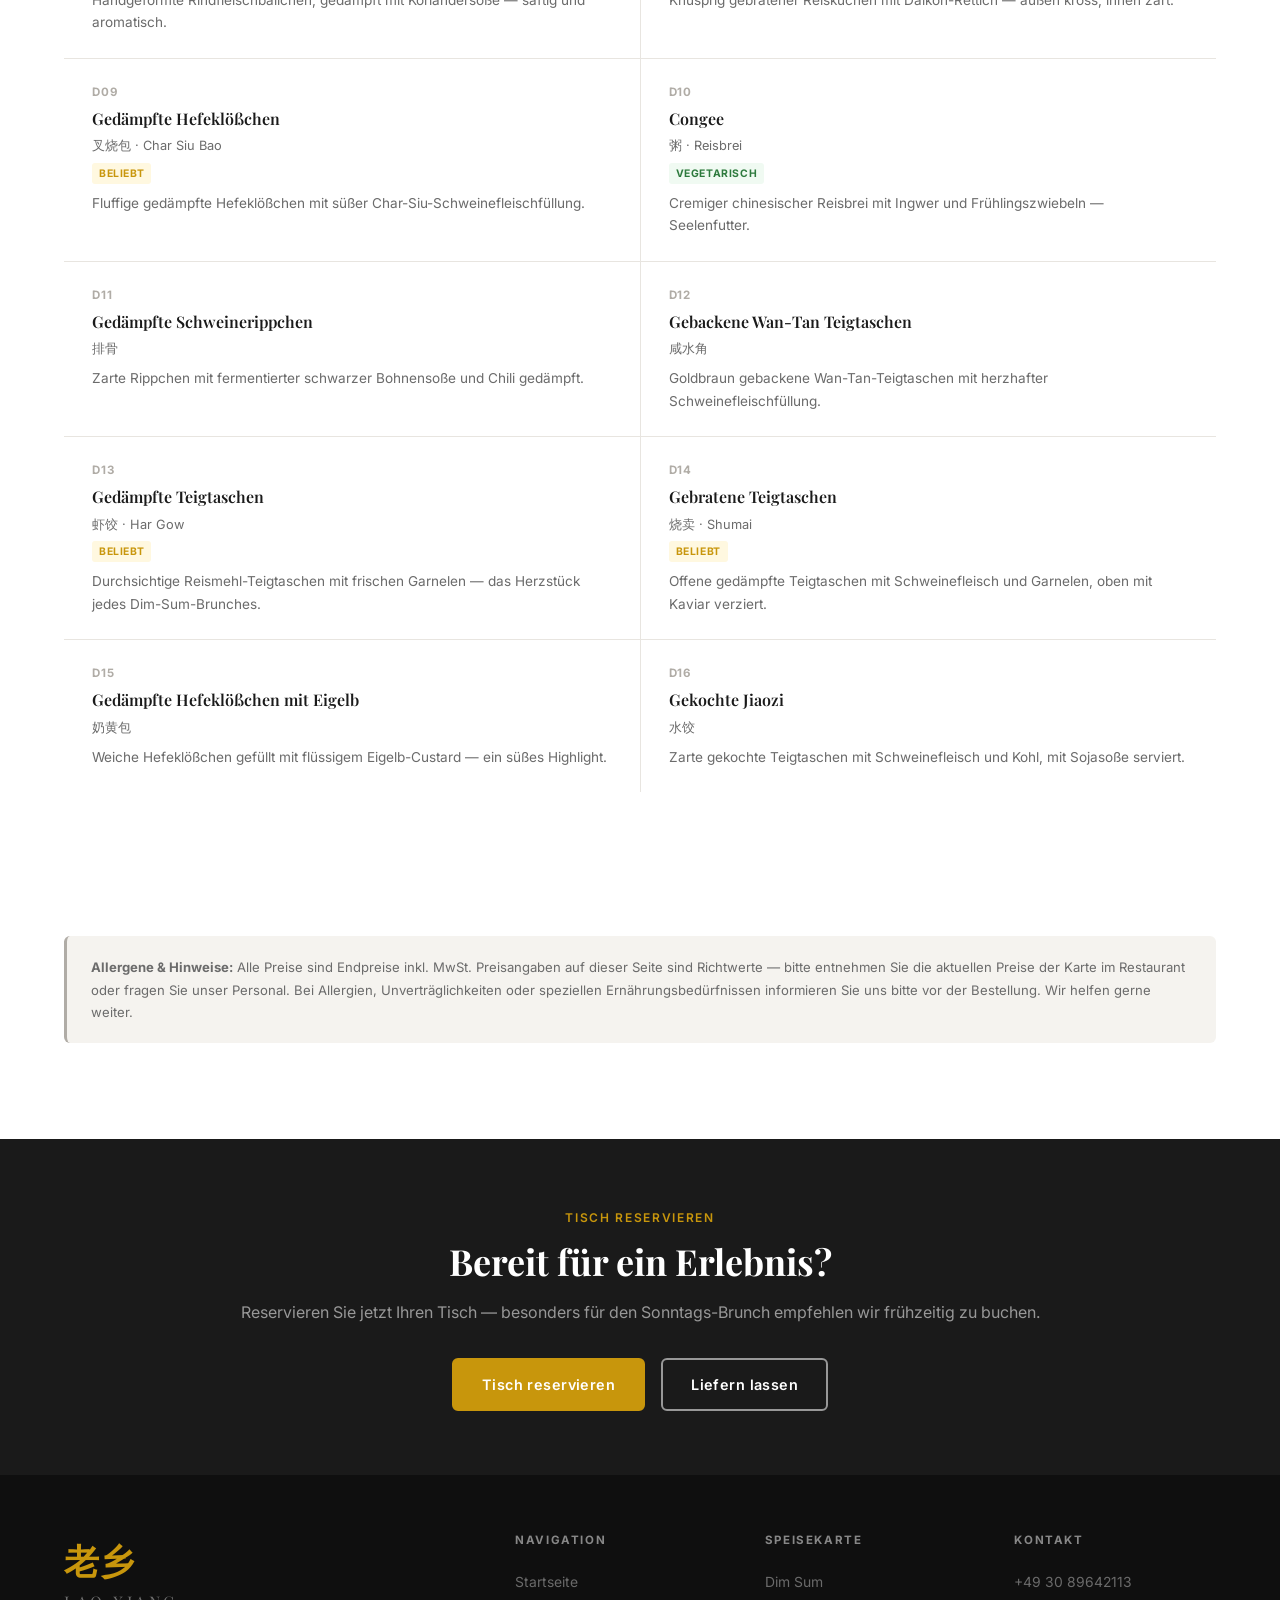
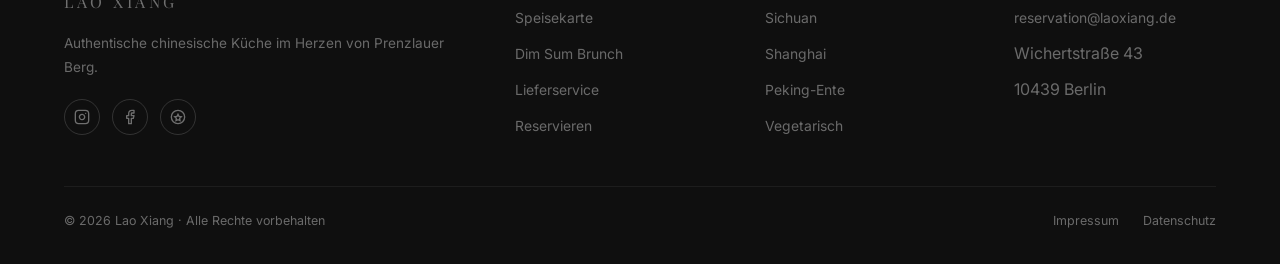
<file: speisekarte.html>
<!DOCTYPE html>
<html lang="de">
<head>
  <meta charset="UTF-8">
  <meta name="viewport" content="width=device-width, initial-scale=1.0">
  <meta name="description" content="Lao Xiang Speisekarte — Dim Sum, Sichuan, Shanghai, Peking-Ente und mehr. Authentische chinesische Küche in Berlin Prenzlauer Berg.">
  <title>Speisekarte — Lao Xiang 老乡 · Berlin</title>
  <link rel="icon" href="data:image/svg+xml,<svg xmlns='http://www.w3.org/2000/svg' viewBox='0 0 100 100'><rect width='100' height='100' rx='18' fill='%23c41e3a'/><text y='.88em' font-size='72' text-anchor='middle' x='50' fill='%23c8960c' font-family='Georgia,serif'>老</text></svg>">
  <link rel="preconnect" href="https://fonts.googleapis.com">
  <link rel="preconnect" href="https://fonts.gstatic.com" crossorigin>
  <link href="https://fonts.googleapis.com/css2?family=Playfair+Display:ital,wght@0,400;0,500;0,700;1,400&family=Inter:wght@300;400;500;600;700&display=swap" rel="stylesheet">
  <link rel="stylesheet" href="css/style.css">
</head>
<body>

  <!-- NAVIGATION -->
  <nav class="nav scrolled">
    <div class="nav-wrap">
      <a href="index.html" class="nav-logo">
        <span class="logo-cn">老乡</span>
        <span class="logo-en">Lao Xiang</span>
      </a>
      <div class="nav-links">
        <a href="index.html#about">Das Restaurant</a>
        <a href="speisekarte.html">Speisekarte</a>
        <a href="index.html#dimsum">Dim Sum Brunch</a>
        <a href="index.html#bestellen">Lieferservice</a>
        <a href="index.html#kontakt">Kontakt</a>
        <a href="index.html#reservierung" class="nav-cta">Reservieren</a>
      </div>
      <button class="nav-burger" aria-label="Menü">
        <span></span><span></span><span></span>
      </button>
    </div>
  </nav>

  <!-- MENU HERO -->
  <div class="menu-hero">
    <div class="container">
      <p class="tag">Speisekarte</p>
      <h1 class="section-title">Unsere Gerichte</h1>
      <p>Handgemacht, täglich frisch &mdash; authentische Küche aus vier Regionen Chinas.</p>
    </div>
  </div>

  <!-- TABS -->
  <div class="menu-tabs-wrap">
    <div class="menu-tabs">
      <button class="tab-btn active" data-tab="dimsum">🥟 Dim Sum</button>
      <button class="tab-btn" data-tab="vorspeisen">Vorspeisen</button>
      <button class="tab-btn" data-tab="suppen">Suppen</button>
      <button class="tab-btn" data-tab="shanghai">Shanghai</button>
      <button class="tab-btn" data-tab="sichuan">Sichuan</button>
      <button class="tab-btn" data-tab="peking">🦆 Peking-Ente</button>
      <button class="tab-btn" data-tab="hauptgerichte">Hauptgerichte</button>
      <button class="tab-btn" data-tab="nudeln">Nudeln &amp; Reis</button>
      <button class="tab-btn" data-tab="vegetarisch">Vegetarisch</button>
      <button class="tab-btn" data-tab="getraenke">Getränke</button>
    </div>
  </div>

  <!-- ==================== DIM SUM ==================== -->
  <div class="menu-panel active" data-panel="dimsum">
    <div class="menu-section">
      <div class="container">

        <div class="brunch-block">
          <div>
            <h3>Sonntagspromotion &mdash; Dim Sum Brunch</h3>
            <p>Jeden Sonntag ab 12:00 Uhr: 3 Dim Sum nach Wahl zum Sonderpreis. Tischreservierung empfohlen.</p>
          </div>
          <div class="brunch-price">
            <div class="brunch-price-num">18 €</div>
            <div class="brunch-price-label">3 Dim Sum nach Wahl</div>
          </div>
        </div>

        <div class="menu-section-header">
          <span class="menu-section-cn">点心</span>
          <span class="menu-section-de">Dim Sum</span>
        </div>
        <p class="menu-section-note">Täglich frisch zubereitet. Alle Dim Sum sind auch einzeln bestellbar.</p>
        <div class="dish-grid" style="margin-top: 1.5rem;">

          <div class="dish-card">
            <div class="dish-top">
              <div>
                <div class="dish-num">D01</div>
                <div class="dish-name">Gebackene Reiskuchenpasteten</div>
                <div class="dish-cn">蛋散 &middot; Baozi</div>
                <div class="dish-badges"><span class="badge badge-pop">Beliebt</span></div>
              </div>
            </div>
            <p class="dish-desc">Goldbraun gebackene Pasteten aus Klebreismehl mit herzhafter Füllung.</p>
          </div>

          <div class="dish-card">
            <div class="dish-top">
              <div>
                <div class="dish-num">D02</div>
                <div class="dish-name">Xiaolongbao</div>
                <div class="dish-cn">小笼包 &middot; Suppenknödel</div>
                <div class="dish-badges"><span class="badge badge-pop">Beliebt</span></div>
              </div>
            </div>
            <p class="dish-desc">Gedämpfte Teigtaschen gefüllt mit Schweinefleisch und heißer Brühe — ein Bissen, zwei Erlebnisse.</p>
          </div>

          <div class="dish-card">
            <div class="dish-top">
              <div>
                <div class="dish-num">D03</div>
                <div class="dish-name">Gefüllte Reiskuchenbällchen</div>
                <div class="dish-cn">汤圆</div>
              </div>
            </div>
            <p class="dish-desc">Weiche Klebreisbällchen mit süßer Sesam- oder Lotusfüllung, gedämpft serviert.</p>
          </div>

          <div class="dish-card">
            <div class="dish-top">
              <div>
                <div class="dish-num">D04</div>
                <div class="dish-name">Kokos-Mango-Puddingcake</div>
                <div class="dish-cn">芒果椰汁糕</div>
                <div class="dish-badges"><span class="badge badge-veg">Vegetarisch</span></div>
              </div>
            </div>
            <p class="dish-desc">Cremiger Pudding mit frischer Mango und Kokosnussmilch — leicht und erfrischend.</p>
          </div>

          <div class="dish-card">
            <div class="dish-top">
              <div>
                <div class="dish-num">D05</div>
                <div class="dish-name">Gedämpfte Hühnerfüße</div>
                <div class="dish-cn">凤爪</div>
              </div>
            </div>
            <p class="dish-desc">Klassisches Dim-Sum-Gericht: zart gedämpfte Hühnerfüße in würziger Bohnensoße.</p>
          </div>

          <div class="dish-card">
            <div class="dish-top">
              <div>
                <div class="dish-num">D06</div>
                <div class="dish-name">Frittierte Sesambällchen</div>
                <div class="dish-cn">煎堆 &middot; Jian Dui</div>
                <div class="dish-badges"><span class="badge badge-pop">Beliebt</span><span class="badge badge-veg">Vegetarisch</span></div>
              </div>
            </div>
            <p class="dish-desc">Knusprige Klebreisbällchen mit Sesamkruste, gefüllt mit süßer Lotuspaste.</p>
          </div>

          <div class="dish-card">
            <div class="dish-top">
              <div>
                <div class="dish-num">D07</div>
                <div class="dish-name">Hausgemachte Rindfleischbällchen</div>
                <div class="dish-cn">牛肉丸</div>
              </div>
            </div>
            <p class="dish-desc">Handgeformte Rindfleischbällchen, gedämpft mit Koriandersoße — saftig und aromatisch.</p>
          </div>

          <div class="dish-card">
            <div class="dish-top">
              <div>
                <div class="dish-num">D08</div>
                <div class="dish-name">Gebratener Rettichkuchen</div>
                <div class="dish-cn">萝卜糕 &middot; Lo Bak Go</div>
              </div>
            </div>
            <p class="dish-desc">Knusprig gebratener Reiskuchen mit Daikon-Rettich — außen kross, innen zart.</p>
          </div>

          <div class="dish-card">
            <div class="dish-top">
              <div>
                <div class="dish-num">D09</div>
                <div class="dish-name">Gedämpfte Hefeklößchen</div>
                <div class="dish-cn">叉烧包 &middot; Char Siu Bao</div>
                <div class="dish-badges"><span class="badge badge-pop">Beliebt</span></div>
              </div>
            </div>
            <p class="dish-desc">Fluffige gedämpfte Hefeklößchen mit süßer Char-Siu-Schweinefleischfüllung.</p>
          </div>

          <div class="dish-card">
            <div class="dish-top">
              <div>
                <div class="dish-num">D10</div>
                <div class="dish-name">Congee</div>
                <div class="dish-cn">粥 &middot; Reisbrei</div>
                <div class="dish-badges"><span class="badge badge-veg">Vegetarisch</span></div>
              </div>
            </div>
            <p class="dish-desc">Cremiger chinesischer Reisbrei mit Ingwer und Frühlingszwiebeln — Seelenfutter.</p>
          </div>

          <div class="dish-card">
            <div class="dish-top">
              <div>
                <div class="dish-num">D11</div>
                <div class="dish-name">Gedämpfte Schweinerippchen</div>
                <div class="dish-cn">排骨</div>
              </div>
            </div>
            <p class="dish-desc">Zarte Rippchen mit fermentierter schwarzer Bohnensoße und Chili gedämpft.</p>
          </div>

          <div class="dish-card">
            <div class="dish-top">
              <div>
                <div class="dish-num">D12</div>
                <div class="dish-name">Gebackene Wan-Tan Teigtaschen</div>
                <div class="dish-cn">咸水角</div>
              </div>
            </div>
            <p class="dish-desc">Goldbraun gebackene Wan-Tan-Teigtaschen mit herzhafter Schweinefleischfüllung.</p>
          </div>

          <div class="dish-card">
            <div class="dish-top">
              <div>
                <div class="dish-num">D13</div>
                <div class="dish-name">Gedämpfte Teigtaschen</div>
                <div class="dish-cn">虾饺 &middot; Har Gow</div>
                <div class="dish-badges"><span class="badge badge-pop">Beliebt</span></div>
              </div>
            </div>
            <p class="dish-desc">Durchsichtige Reismehl-Teigtaschen mit frischen Garnelen — das Herzstück jedes Dim-Sum-Brunches.</p>
          </div>

          <div class="dish-card">
            <div class="dish-top">
              <div>
                <div class="dish-num">D14</div>
                <div class="dish-name">Gebratene Teigtaschen</div>
                <div class="dish-cn">烧卖 &middot; Shumai</div>
                <div class="dish-badges"><span class="badge badge-pop">Beliebt</span></div>
              </div>
            </div>
            <p class="dish-desc">Offene gedämpfte Teigtaschen mit Schweinefleisch und Garnelen, oben mit Kaviar verziert.</p>
          </div>

          <div class="dish-card">
            <div class="dish-top">
              <div>
                <div class="dish-num">D15</div>
                <div class="dish-name">Gedämpfte Hefeklößchen mit Eigelb</div>
                <div class="dish-cn">奶黄包</div>
              </div>
            </div>
            <p class="dish-desc">Weiche Hefeklößchen gefüllt mit flüssigem Eigelb-Custard — ein süßes Highlight.</p>
          </div>

          <div class="dish-card">
            <div class="dish-top">
              <div>
                <div class="dish-num">D16</div>
                <div class="dish-name">Gekochte Jiaozi</div>
                <div class="dish-cn">水饺</div>
              </div>
            </div>
            <p class="dish-desc">Zarte gekochte Teigtaschen mit Schweinefleisch und Kohl, mit Sojasoße serviert.</p>
          </div>

        </div><!-- /dish-grid -->
      </div>
    </div>
  </div>

  <!-- ==================== VORSPEISEN ==================== -->
  <div class="menu-panel" data-panel="vorspeisen">
    <div class="menu-section">
      <div class="container">
        <div class="menu-section-header">
          <span class="menu-section-cn">前菜</span>
          <span class="menu-section-de">Vorspeisen</span>
        </div>
        <div class="dish-grid">

          <div class="dish-card">
            <div class="dish-top">
              <div>
                <div class="dish-num">V01</div>
                <div class="dish-name">Gurken in Knoblauchsoße</div>
                <div class="dish-cn">拍黄瓜</div>
                <div class="dish-badges"><span class="badge badge-veg">Vegetarisch</span><span class="badge badge-hot">Scharf</span></div>
              </div>
            </div>
            <p class="dish-desc">Frische Gurken, leicht zerdrückt, mit Knoblauch, Chiliöl und Sesamsoße mariniert.</p>
          </div>

          <div class="dish-card">
            <div class="dish-top">
              <div>
                <div class="dish-num">V02</div>
                <div class="dish-name">Frühlingsrollen</div>
                <div class="dish-cn">春卷</div>
                <div class="dish-badges"><span class="badge badge-veg">Vegetarisch</span></div>
              </div>
            </div>
            <p class="dish-desc">Knusprig frittierte Frühlingsrollen mit Gemüse und Glasnudelfüllung.</p>
          </div>

          <div class="dish-card">
            <div class="dish-top">
              <div>
                <div class="dish-num">V03</div>
                <div class="dish-name">Wan-Tan in Sichuan-Chiliöl</div>
                <div class="dish-cn">红油抄手</div>
                <div class="dish-badges"><span class="badge badge-pop">Beliebt</span><span class="badge badge-hot">Scharf</span></div>
              </div>
            </div>
            <p class="dish-desc">Zarte Wan-Tan-Teigtaschen in würzig-scharfer Szechuan-Chiliölsoße mit Frühlingszwiebeln.</p>
          </div>

          <div class="dish-card">
            <div class="dish-top">
              <div>
                <div class="dish-num">V04</div>
                <div class="dish-name">Dünn geschnittenes Rindfleisch</div>
                <div class="dish-cn">夫妻肺片</div>
              </div>
            </div>
            <p class="dish-desc">Gekochtes Rindfleisch und Innereien in aromatischer Sichuan-Soße, kalt serviert.</p>
          </div>

          <div class="dish-card">
            <div class="dish-top">
              <div>
                <div class="dish-num">V05</div>
                <div class="dish-name">Sesamgurken</div>
                <div class="dish-cn">麻酱黄瓜</div>
                <div class="dish-badges"><span class="badge badge-veg">Vegetarisch</span></div>
              </div>
            </div>
            <p class="dish-desc">Frische Gurkenstäbchen mit Sesamsoße und geröstetem Sesam — leicht und knackig.</p>
          </div>

          <div class="dish-card">
            <div class="dish-top">
              <div>
                <div class="dish-num">V06</div>
                <div class="dish-name">Gekochte Erdnüsse</div>
                <div class="dish-cn">花生米</div>
                <div class="dish-badges"><span class="badge badge-veg">Vegetarisch</span></div>
              </div>
            </div>
            <p class="dish-desc">Gewürzte gekochte Erdnüsse — der perfekte Begleiter zum Bier oder Tee.</p>
          </div>

        </div>
      </div>
    </div>
  </div>

  <!-- ==================== SUPPEN ==================== -->
  <div class="menu-panel" data-panel="suppen">
    <div class="menu-section">
      <div class="container">
        <div class="menu-section-header">
          <span class="menu-section-cn">汤</span>
          <span class="menu-section-de">Suppen</span>
        </div>
        <div class="dish-grid">

          <div class="dish-card">
            <div class="dish-top">
              <div>
                <div class="dish-num">Su01</div>
                <div class="dish-name">Scharfe saure Suppe</div>
                <div class="dish-cn">酸辣汤</div>
                <div class="dish-badges"><span class="badge badge-pop">Beliebt</span><span class="badge badge-hot">Scharf</span></div>
              </div>
            </div>
            <p class="dish-desc">Kräftige Brühe mit Tofu, Pilzen, Bambus, Ei und Essig — scharf, sauer, wärmend.</p>
          </div>

          <div class="dish-card">
            <div class="dish-top">
              <div>
                <div class="dish-num">Su02</div>
                <div class="dish-name">Hühnerbrühe mit Einlage</div>
                <div class="dish-cn">鸡汤</div>
              </div>
            </div>
            <p class="dish-desc">Klare Hühnerbrühe mit Gemüse und Wan-Tan-Einlage — klar, tief und beruhigend.</p>
          </div>

          <div class="dish-card">
            <div class="dish-top">
              <div>
                <div class="dish-num">Su03</div>
                <div class="dish-name">Tomaten-Ei-Suppe</div>
                <div class="dish-cn">番茄蛋汤</div>
                <div class="dish-badges"><span class="badge badge-veg">Vegetarisch</span></div>
              </div>
            </div>
            <p class="dish-desc">Leichte Suppe mit Tomaten und Ei — ein chinesischer Klassiker für Jung und Alt.</p>
          </div>

        </div>
      </div>
    </div>
  </div>

  <!-- ==================== SHANGHAI ==================== -->
  <div class="menu-panel" data-panel="shanghai">
    <div class="menu-section">
      <div class="container">
        <div class="menu-section-header">
          <span class="menu-section-cn">上海菜</span>
          <span class="menu-section-de">Shanghai Spezialitäten</span>
        </div>
        <p class="menu-section-note">Die Küche Shanghais ist bekannt für ihre süß-würzige Balance und tiefe Aromen aus langer Schmortradition.</p>
        <div class="dish-grid" style="margin-top: 1.5rem;">

          <div class="dish-card">
            <div class="dish-top">
              <div>
                <div class="dish-num">Sh01</div>
                <div class="dish-name">Süß-saure Rippchen</div>
                <div class="dish-cn">糖醋排骨</div>
                <div class="dish-badges"><span class="badge badge-pop">Beliebt</span></div>
              </div>
            </div>
            <p class="dish-desc">Zarte Rippchen in klassischer Shanghaier Soße — süß, sauer, karamellisiert. Ein Dauerfavorit.</p>
          </div>

          <div class="dish-card">
            <div class="dish-top">
              <div>
                <div class="dish-num">Sh02</div>
                <div class="dish-name">Gebratener Aal</div>
                <div class="dish-cn">红烧鳗鱼</div>
              </div>
            </div>
            <p class="dish-desc">Geschmorter Flussaal in dunkler Sojasoße mit Ingwer und Frühlingszwiebeln — Shanghaier Signature-Dish.</p>
          </div>

          <div class="dish-card">
            <div class="dish-top">
              <div>
                <div class="dish-num">Sh03</div>
                <div class="dish-name">Roter geschmorter Schweinebauch</div>
                <div class="dish-cn">红烧肉 &middot; Hong Shao Rou</div>
                <div class="dish-badges"><span class="badge badge-pop">Beliebt</span></div>
              </div>
            </div>
            <p class="dish-desc">Stunden geschmorter Schweinebauch in Sojasoße, Shaoxing-Wein und Zucker — zart wie Butter.</p>
          </div>

          <div class="dish-card">
            <div class="dish-top">
              <div>
                <div class="dish-num">Sh04</div>
                <div class="dish-name">Gebratener Tofu in Sojasoße</div>
                <div class="dish-cn">红烧豆腐</div>
                <div class="dish-badges"><span class="badge badge-veg">Vegetarisch</span></div>
              </div>
            </div>
            <p class="dish-desc">Knuspriger gebratener Tofu in würziger Shanghaier Sojasoße mit Ingwer und Frühlingszwiebeln.</p>
          </div>

        </div>
      </div>
    </div>
  </div>

  <!-- ==================== SICHUAN ==================== -->
  <div class="menu-panel" data-panel="sichuan">
    <div class="menu-section">
      <div class="container">
        <div class="menu-section-header">
          <span class="menu-section-cn">四川菜</span>
          <span class="menu-section-de">Sichuan Spezialitäten</span>
        </div>
        <p class="menu-section-note">Die Sichuan-Küche ist für ihr charakteristisches Taubheitsgefühl bekannt — das „Ma La" (numb and spicy) des Szechuanpfeffers und Chilis.</p>
        <div class="dish-grid" style="margin-top: 1.5rem;">

          <div class="dish-card">
            <div class="dish-top">
              <div>
                <div class="dish-num">Si01</div>
                <div class="dish-name">Scharf gekochter Fisch</div>
                <div class="dish-cn">水煮鱼 &middot; Shui Zhu Yu</div>
                <div class="dish-badges"><span class="badge badge-pop">Beliebt</span><span class="badge badge-hot">Sehr scharf</span></div>
              </div>
            </div>
            <p class="dish-desc">Zarte Fischfilets in einer tiefen, scharf-aromatischen Sichuan-Brühe mit Chilis und Szechuanpfeffer.</p>
          </div>

          <div class="dish-card">
            <div class="dish-top">
              <div>
                <div class="dish-num">Si02</div>
                <div class="dish-name">Gebratener Fischfilet</div>
                <div class="dish-cn">干煸鱼片</div>
                <div class="dish-badges"><span class="badge badge-hot">Scharf</span></div>
              </div>
            </div>
            <p class="dish-desc">Knusprig gebratenes Fischfilet mit Sichuan-Gewürzen, Chili und Frühlingszwiebeln.</p>
          </div>

          <div class="dish-card">
            <div class="dish-top">
              <div>
                <div class="dish-num">Si03</div>
                <div class="dish-name">Mapo Tofu</div>
                <div class="dish-cn">麻婆豆腐</div>
                <div class="dish-badges"><span class="badge badge-pop">Beliebt</span><span class="badge badge-hot">Scharf</span></div>
              </div>
            </div>
            <p class="dish-desc">Weiches Tofu in kräftiger Chili-Bohnensoße mit Hackfleisch — scharf, taub, tief und befriedigend.</p>
          </div>

          <div class="dish-card">
            <div class="dish-top">
              <div>
                <div class="dish-num">Si04</div>
                <div class="dish-name">Kung Pao Hühnchen</div>
                <div class="dish-cn">宫保鸡丁</div>
                <div class="dish-badges"><span class="badge badge-hot">Scharf</span></div>
              </div>
            </div>
            <p class="dish-desc">Würfel-Hühnchen mit gerösteten Erdnüssen, getrockneten Chilischoten und Szechuanpfeffer.</p>
          </div>

          <div class="dish-card">
            <div class="dish-top">
              <div>
                <div class="dish-num">Si05</div>
                <div class="dish-name">Wan-Tan in rotem Chiliöl</div>
                <div class="dish-cn">红油抄手</div>
                <div class="dish-badges"><span class="badge badge-hot">Scharf</span></div>
              </div>
            </div>
            <p class="dish-desc">Zarte Wan-Tan in Sichuan-Chiliöl mit Sesam, Frühlingszwiebeln und dunkler Sojasoße.</p>
          </div>

          <div class="dish-card">
            <div class="dish-top">
              <div>
                <div class="dish-num">Si06</div>
                <div class="dish-name">Scharf gebratenes Rindfleisch</div>
                <div class="dish-cn">干煸牛肉</div>
                <div class="dish-badges"><span class="badge badge-hot">Scharf</span></div>
              </div>
            </div>
            <p class="dish-desc">Kross gebratenes Rindfleisch mit Sellerie, Szechuanpfeffer und getrockneten Chilis.</p>
          </div>

        </div>
      </div>
    </div>
  </div>

  <!-- ==================== PEKING-ENTE ==================== -->
  <div class="menu-panel" data-panel="peking">
    <div class="menu-section">
      <div class="container">
        <div class="menu-section-header">
          <span class="menu-section-cn">北京烤鸭</span>
          <span class="menu-section-de">Peking-Ente</span>
        </div>
        <p class="menu-section-note">Bitte vorbestellen — idealerweise beim Reservieren angeben. Ganzheitliches Erlebnis: knusprige Haut, zartes Fleisch, Pfannkuchen, Lauch, Gurke, Hoisin-Sauce.</p>
        <div class="dish-grid" style="margin-top: 1.5rem;">

          <div class="dish-card">
            <div class="dish-top">
              <div>
                <div class="dish-num">P01</div>
                <div class="dish-name">Halbe Peking-Ente</div>
                <div class="dish-cn">半只北京烤鸭</div>
                <div class="dish-badges"><span class="badge badge-pop">Beliebt</span></div>
              </div>
            </div>
            <p class="dish-desc">Für 2–3 Personen. Mit Pfannkuchen, Lauch, Gurkenstäbchen und Hoisin-Sauce. Knusprige Haut wird separat serviert.</p>
          </div>

          <div class="dish-card">
            <div class="dish-top">
              <div>
                <div class="dish-num">P02</div>
                <div class="dish-name">Ganze Peking-Ente</div>
                <div class="dish-cn">整只北京烤鸭</div>
              </div>
            </div>
            <p class="dish-desc">Für 4–6 Personen. Der ideale Abend für die ganze Gruppe. Bitte 24 Stunden im Voraus vorbestellen.</p>
          </div>

        </div>

        <div class="ds-note" style="margin-top: 2rem;">
          Für Vorbestellungen der Peking-Ente rufen Sie uns bitte an unter <strong><a href="tel:+493089642113">+49 30 89642113</a></strong> oder schreiben Sie uns eine E-Mail.
        </div>

      </div>
    </div>
  </div>

  <!-- ==================== HAUPTGERICHTE ==================== -->
  <div class="menu-panel" data-panel="hauptgerichte">
    <div class="menu-section">
      <div class="container">
        <div class="menu-section-header">
          <span class="menu-section-cn">主菜</span>
          <span class="menu-section-de">Hauptgerichte</span>
        </div>
        <div class="dish-grid">

          <div class="dish-card">
            <div class="dish-top">
              <div>
                <div class="dish-num">H01</div>
                <div class="dish-name">Hühnchen mit Cashewkernen</div>
                <div class="dish-cn">腰果鸡丁</div>
              </div>
            </div>
            <p class="dish-desc">Gebratenes Hühnchenfleisch mit Cashewkernen, Paprika und Frühlingszwiebeln in Austernsoße.</p>
          </div>

          <div class="dish-card">
            <div class="dish-top">
              <div>
                <div class="dish-num">H02</div>
                <div class="dish-name">Rindfleisch mit Brokkoli</div>
                <div class="dish-cn">西兰花牛肉</div>
              </div>
            </div>
            <p class="dish-desc">Zartes Rindfleisch mit knackigem Brokkoli in dunkler Austernsoße — klassisch und befriedigend.</p>
          </div>

          <div class="dish-card">
            <div class="dish-top">
              <div>
                <div class="dish-num">H03</div>
                <div class="dish-name">Garnelen mit Gemüse</div>
                <div class="dish-cn">炒虾仁</div>
              </div>
            </div>
            <p class="dish-desc">Knackige Garnelen mit saisonalem Gemüse in leichter Sojasoße — frisch und aromatisch.</p>
          </div>

          <div class="dish-card">
            <div class="dish-top">
              <div>
                <div class="dish-num">H04</div>
                <div class="dish-name">Gebratenes Schweinefleisch</div>
                <div class="dish-cn">糖醋猪肉</div>
              </div>
            </div>
            <p class="dish-desc">Knuspriges Schweinefleisch in Süßsauersoße mit Paprika und Ananas.</p>
          </div>

          <div class="dish-card">
            <div class="dish-top">
              <div>
                <div class="dish-num">H05</div>
                <div class="dish-name">Gebratene Ente mit Ingwer</div>
                <div class="dish-cn">姜葱炒鸭</div>
              </div>
            </div>
            <p class="dish-desc">Saftige Entenstücke mit frischem Ingwer und Frühlingszwiebeln in Austernsoße gebraten.</p>
          </div>

          <div class="dish-card">
            <div class="dish-top">
              <div>
                <div class="dish-num">H06</div>
                <div class="dish-name">Gebratener Fisch</div>
                <div class="dish-cn">清蒸鱼</div>
                <div class="dish-badges"><span class="badge badge-pop">Beliebt</span></div>
              </div>
            </div>
            <p class="dish-desc">Ganzer Fisch gedämpft mit Ingwer, Lauch und Sojasoße — traditionell und elegant.</p>
          </div>

        </div>
      </div>
    </div>
  </div>

  <!-- ==================== NUDELN & REIS ==================== -->
  <div class="menu-panel" data-panel="nudeln">
    <div class="menu-section">
      <div class="container">
        <div class="menu-section-header">
          <span class="menu-section-cn">面食</span>
          <span class="menu-section-de">Nudeln &amp; Reis</span>
        </div>
        <div class="dish-grid">

          <div class="dish-card">
            <div class="dish-top">
              <div>
                <div class="dish-num">N01</div>
                <div class="dish-name">Gebratener Reis mit Ei</div>
                <div class="dish-cn">蛋炒饭</div>
                <div class="dish-badges"><span class="badge badge-veg">Vegetarisch</span></div>
              </div>
            </div>
            <p class="dish-desc">Wokgebratener Reis mit Ei, Frühlingszwiebeln und Sojasoße — der klassische Begleiter.</p>
          </div>

          <div class="dish-card">
            <div class="dish-top">
              <div>
                <div class="dish-num">N02</div>
                <div class="dish-name">Gebratener Reis mit Hühnchen</div>
                <div class="dish-cn">鸡肉炒饭</div>
              </div>
            </div>
            <p class="dish-desc">Wokgebratener Reis mit zartem Hühnchen, Gemüse und Sojasoße.</p>
          </div>

          <div class="dish-card">
            <div class="dish-top">
              <div>
                <div class="dish-num">N03</div>
                <div class="dish-name">Dan Dan Nudeln</div>
                <div class="dish-cn">担担面</div>
                <div class="dish-badges"><span class="badge badge-pop">Beliebt</span><span class="badge badge-hot">Scharf</span></div>
              </div>
            </div>
            <p class="dish-desc">Chinesische Weizennudeln in cremiger Sesamsoße mit Chiliöl, Hackfleisch und Frühlingszwiebeln.</p>
          </div>

          <div class="dish-card">
            <div class="dish-top">
              <div>
                <div class="dish-num">N04</div>
                <div class="dish-name">Gebratene Nudeln mit Gemüse</div>
                <div class="dish-cn">素炒面</div>
                <div class="dish-badges"><span class="badge badge-veg">Vegetarisch</span></div>
              </div>
            </div>
            <p class="dish-desc">Wokgebratene Nudeln mit saisonalem Gemüse, Sojasoße und Sesamöl.</p>
          </div>

          <div class="dish-card">
            <div class="dish-top">
              <div>
                <div class="dish-num">N05</div>
                <div class="dish-name">Gedämpfter Reis</div>
                <div class="dish-cn">米饭</div>
                <div class="dish-badges"><span class="badge badge-veg">Vegetarisch</span></div>
              </div>
            </div>
            <p class="dish-desc">Locker gedämpfter Jasminreis als Beilage zu allen Hauptgerichten.</p>
          </div>

          <div class="dish-card">
            <div class="dish-top">
              <div>
                <div class="dish-num">N06</div>
                <div class="dish-name">Gebratene Nudeln mit Rindfleisch</div>
                <div class="dish-cn">牛肉炒面</div>
              </div>
            </div>
            <p class="dish-desc">Wokgebratene Nudeln mit zartem Rindfleisch, Paprika und Sojasoße.</p>
          </div>

        </div>
      </div>
    </div>
  </div>

  <!-- ==================== VEGETARISCH ==================== -->
  <div class="menu-panel" data-panel="vegetarisch">
    <div class="menu-section">
      <div class="container">
        <div class="menu-section-header">
          <span class="menu-section-cn">素食</span>
          <span class="menu-section-de">Vegetarisch</span>
        </div>
        <p class="menu-section-note">Alle Gerichte in dieser Kategorie sind vegetarisch. Für vegane Optionen fragen Sie gerne unser Personal.</p>
        <div class="dish-grid" style="margin-top: 1.5rem;">

          <div class="dish-card">
            <div class="dish-top">
              <div>
                <div class="dish-num">Ve01</div>
                <div class="dish-name">Gebratenes Saisongemüse</div>
                <div class="dish-cn">时蔬</div>
                <div class="dish-badges"><span class="badge badge-veg">Vegetarisch</span></div>
              </div>
            </div>
            <p class="dish-desc">Frisches saisonales Gemüse im Wok gebraten mit Knoblauch und Austernsoße.</p>
          </div>

          <div class="dish-card">
            <div class="dish-top">
              <div>
                <div class="dish-num">Ve02</div>
                <div class="dish-name">Mapo Tofu (vegetarisch)</div>
                <div class="dish-cn">麻婆豆腐素</div>
                <div class="dish-badges"><span class="badge badge-veg">Vegetarisch</span><span class="badge badge-hot">Scharf</span></div>
              </div>
            </div>
            <p class="dish-desc">Weiches Tofu in Sichuan-Chili-Bohnensoße ohne Fleisch — genauso intensiv und befriedigend.</p>
          </div>

          <div class="dish-card">
            <div class="dish-top">
              <div>
                <div class="dish-num">Ve03</div>
                <div class="dish-name">Gedämpfter Tofu mit Pilzen</div>
                <div class="dish-cn">蒸豆腐</div>
                <div class="dish-badges"><span class="badge badge-veg">Vegetarisch</span></div>
              </div>
            </div>
            <p class="dish-desc">Zarter gedämpfter Tofu mit Shiitake-Pilzen in leichter Sojasoße und Sesamöl.</p>
          </div>

          <div class="dish-card">
            <div class="dish-top">
              <div>
                <div class="dish-num">Ve04</div>
                <div class="dish-name">Gebratene Aubergine</div>
                <div class="dish-cn">鱼香茄子</div>
                <div class="dish-badges"><span class="badge badge-veg">Vegetarisch</span><span class="badge badge-pop">Beliebt</span></div>
              </div>
            </div>
            <p class="dish-desc">Zarte Auberginen in würziger „Fischduft"-Soße (Yuxiang) mit Knoblauch, Ingwer und Chili.</p>
          </div>

        </div>
      </div>
    </div>
  </div>

  <!-- ==================== GETRÄNKE ==================== -->
  <div class="menu-panel" data-panel="getraenke">
    <div class="menu-section">
      <div class="container">
        <div class="menu-section-header">
          <span class="menu-section-cn">饮料</span>
          <span class="menu-section-de">Getränke</span>
        </div>
        <div class="dish-grid">

          <div class="dish-card">
            <div class="dish-top">
              <div>
                <div class="dish-num">G01</div>
                <div class="dish-name">Chinesischer Tee (Kanne)</div>
                <div class="dish-cn">中国茶</div>
                <div class="dish-badges"><span class="badge badge-veg">Vegetarisch</span></div>
              </div>
            </div>
            <p class="dish-desc">Zur Wahl: Jasmin, Grün, Oolong, Pu-Erh oder Chrysantheme.</p>
          </div>

          <div class="dish-card">
            <div class="dish-top">
              <div>
                <div class="dish-num">G02</div>
                <div class="dish-name">Tsingtao Bier (0,33 l)</div>
                <div class="dish-cn">青岛啤酒</div>
              </div>
            </div>
            <p class="dish-desc">Das beliebteste chinesische Bier — leicht, frisch und der perfekte Begleiter zum Essen.</p>
          </div>

          <div class="dish-card">
            <div class="dish-top">
              <div>
                <div class="dish-num">G03</div>
                <div class="dish-name">Chinesischer Pflaumenwein</div>
                <div class="dish-cn">梅子酒</div>
              </div>
            </div>
            <p class="dish-desc">Süßlicher, fruchtiger Pflaumenwein — gekühlt serviert als Aperitif oder zum Dessert.</p>
          </div>

          <div class="dish-card">
            <div class="dish-top">
              <div>
                <div class="dish-num">G04</div>
                <div class="dish-name">Softdrinks</div>
                <div class="dish-cn">汽水</div>
              </div>
            </div>
            <p class="dish-desc">Cola, Fanta, Sprite oder Wasser (still/sprudelnd).</p>
          </div>

          <div class="dish-card">
            <div class="dish-top">
              <div>
                <div class="dish-num">G05</div>
                <div class="dish-name">Mineralwasser (0,5 l)</div>
                <div class="dish-cn">矿泉水</div>
              </div>
            </div>
            <p class="dish-desc">Still oder sprudelnd.</p>
          </div>

          <div class="dish-card">
            <div class="dish-top">
              <div>
                <div class="dish-num">G06</div>
                <div class="dish-name">Lychee-Saft</div>
                <div class="dish-cn">荔枝汁</div>
              </div>
            </div>
            <p class="dish-desc">Süßer, aromatischer Lychee-Fruchtsaft — eine chinesische Lieblingsbegleitung.</p>
          </div>

        </div>
      </div>
    </div>
  </div>

  <!-- Allergen note -->
  <div class="container" style="padding-bottom: var(--pad);">
    <div class="allergen-note">
      <strong>Allergene &amp; Hinweise:</strong> Alle Preise sind Endpreise inkl. MwSt. Preisangaben auf dieser Seite sind Richtwerte &mdash; bitte entnehmen Sie die aktuellen Preise der Karte im Restaurant oder fragen Sie unser Personal. Bei Allergien, Unverträglichkeiten oder speziellen Ernährungsbedürfnissen informieren Sie uns bitte vor der Bestellung. Wir helfen gerne weiter.
    </div>
  </div>

  <!-- CTA -->
  <section style="background: var(--charcoal); padding: 64px 0; text-align: center;">
    <div class="container">
      <p class="tag" style="color: var(--gold);">Tisch reservieren</p>
      <h2 style="font-family: var(--font-d); font-size: clamp(1.6rem, 3vw, 2.25rem); color: #fff; margin-bottom: 1rem;">Bereit für ein Erlebnis?</h2>
      <p style="color: rgba(255,255,255,.55); margin-bottom: 2rem;">Reservieren Sie jetzt Ihren Tisch &mdash; besonders für den Sonntags-Brunch empfehlen wir frühzeitig zu buchen.</p>
      <div style="display: flex; gap: 1rem; justify-content: center; flex-wrap: wrap;">
        <a href="index.html#reservierung" class="btn btn-gold">Tisch reservieren</a>
        <a href="index.html#bestellen" class="btn btn-ghost">Liefern lassen</a>
      </div>
    </div>
  </section>

  <!-- FOOTER -->
  <footer class="footer">
    <div class="container">
      <div class="footer-grid">
        <div>
          <div class="ft-brand-cn">老乡</div>
          <div class="ft-brand-en">Lao Xiang</div>
          <p class="ft-tagline">Authentische chinesische Küche im Herzen von Prenzlauer Berg.</p>
          <div class="social-links">
            <a href="https://www.instagram.com/laoxiang_berlin/" target="_blank" rel="noopener noreferrer" class="social-link" aria-label="Instagram">
              <svg width="16" height="16" viewBox="0 0 24 24" fill="none" stroke="currentColor" stroke-width="2" stroke-linecap="round" stroke-linejoin="round"><rect x="2" y="2" width="20" height="20" rx="5" ry="5"/><path d="M16 11.37A4 4 0 1 1 12.63 8 4 4 0 0 1 16 11.37z"/><line x1="17.5" y1="6.5" x2="17.51" y2="6.5"/></svg>
            </a>
            <a href="https://www.facebook.com/profile.php?id=100082879165246" target="_blank" rel="noopener noreferrer" class="social-link" aria-label="Facebook">
              <svg width="16" height="16" viewBox="0 0 24 24" fill="none" stroke="currentColor" stroke-width="2" stroke-linecap="round" stroke-linejoin="round"><path d="M18 2h-3a5 5 0 0 0-5 5v3H7v4h3v8h4v-8h3l1-4h-4V7a1 1 0 0 1 1-1h3z"/></svg>
            </a>
            <a href="https://www.tripadvisor.com/Restaurant_Review-g187323-d8022618-Reviews-Lao_Xiang-Berlin.html" target="_blank" rel="noopener noreferrer" class="social-link" aria-label="TripAdvisor">
              <svg width="16" height="16" viewBox="0 0 24 24" fill="none" stroke="currentColor" stroke-width="2"><circle cx="12" cy="12" r="10"/><path d="M12 8l1.5 3 3.5.5-2.5 2.5.5 3.5L12 16l-3 1.5.5-3.5L7 11.5l3.5-.5z"/></svg>
            </a>
          </div>
        </div>
        <div class="footer-col">
          <h5>Navigation</h5>
          <ul class="ft-links">
            <li><a href="index.html">Startseite</a></li>
            <li><a href="speisekarte.html">Speisekarte</a></li>
            <li><a href="index.html#dimsum">Dim Sum Brunch</a></li>
            <li><a href="index.html#bestellen">Lieferservice</a></li>
            <li><a href="index.html#reservierung">Reservieren</a></li>
          </ul>
        </div>
        <div class="footer-col">
          <h5>Speisekarte</h5>
          <ul class="ft-links">
            <li><a href="#" data-tab="dimsum">Dim Sum</a></li>
            <li><a href="#" data-tab="sichuan">Sichuan</a></li>
            <li><a href="#" data-tab="shanghai">Shanghai</a></li>
            <li><a href="#" data-tab="peking">Peking-Ente</a></li>
            <li><a href="#" data-tab="vegetarisch">Vegetarisch</a></li>
          </ul>
        </div>
        <div class="footer-col">
          <h5>Kontakt</h5>
          <ul class="ft-links">
            <li><a href="tel:+493089642113">+49 30 89642113</a></li>
            <li><a href="mailto:reservation@laoxiang.de">reservation@laoxiang.de</a></li>
            <li>Wichertstraße 43</li>
            <li>10439 Berlin</li>
          </ul>
        </div>
      </div>
      <div class="footer-bottom">
        <p>&copy; 2026 Lao Xiang &middot; Alle Rechte vorbehalten</p>
        <div class="ft-bottom-links">
          <a href="impressum.html">Impressum</a>
          <a href="datenschutz.html">Datenschutz</a>
        </div>
      </div>
    </div>
  </footer>

  <script src="js/main.js"></script>
</body>
</html>
</file>
<file: css/style.css>
/* ============================================
   Lao Xiang 老乡 — Restaurant Website
   ============================================ */

*, *::before, *::after { box-sizing: border-box; margin: 0; padding: 0; }

:root {
  --red:        #c41e3a;
  --red-dark:   #9b1530;
  --gold:       #c8960c;
  --gold-light: #daa520;
  --charcoal:   #1a1a1a;
  --charcoal-2: #2d2d2d;
  --white:      #ffffff;
  --warm:       #fafaf8;
  --cream:      #f8f4ee;
  --gray-l:     #f5f3ef;
  --gray-m:     #e8e5e0;
  --gray-d:     #b0aca6;
  --text:       #1a1a1a;
  --text-muted: #6b6b6b;

  --font-d: 'Playfair Display', Georgia, serif;
  --font-b: 'Inter', -apple-system, BlinkMacSystemFont, 'Segoe UI', sans-serif;

  --max-w: 1200px;
  --nav-h: 72px;
  --pad:   96px;
  --r:     6px;
  --r-lg:  12px;
  --tr:    0.25s ease;

  --sh-sm: 0 1px 3px rgba(0,0,0,.08), 0 1px 2px rgba(0,0,0,.1);
  --sh:    0 4px 16px rgba(0,0,0,.08);
  --sh-lg: 0 16px 48px rgba(0,0,0,.14);
}

html { scroll-behavior: smooth; font-size: 16px; }

body {
  font-family: var(--font-b);
  color: var(--text);
  background: var(--white);
  line-height: 1.65;
  -webkit-font-smoothing: antialiased;
}

img { display: block; max-width: 100%; }
a { color: inherit; text-decoration: none; }

/* ---- Typography ---- */
h1, h2, h3, h4 {
  font-family: var(--font-d);
  font-weight: 700;
  line-height: 1.2;
}

.tag {
  display: inline-block;
  font-size: .75rem;
  font-weight: 600;
  letter-spacing: .14em;
  text-transform: uppercase;
  color: var(--red);
  margin-bottom: .75rem;
}

.section-title {
  font-size: clamp(1.85rem, 3.5vw, 2.75rem);
  margin-bottom: 1.1rem;
}

.section-sub {
  font-size: 1.05rem;
  color: var(--text-muted);
  max-width: 540px;
  line-height: 1.75;
}

/* ---- Layout ---- */
.container {
  max-width: var(--max-w);
  margin: 0 auto;
  padding: 0 24px;
}

.section { padding: var(--pad) 0; }

.center { text-align: center; }
.center .section-sub { margin: 0 auto; }

/* ---- Buttons ---- */
.btn {
  display: inline-flex;
  align-items: center;
  gap: .5rem;
  padding: 13px 28px;
  font-family: var(--font-b);
  font-size: .9rem;
  font-weight: 600;
  letter-spacing: .03em;
  border-radius: var(--r);
  border: 2px solid transparent;
  cursor: pointer;
  transition: all var(--tr);
  white-space: nowrap;
}

.btn-red {
  background: var(--red);
  color: #fff;
  border-color: var(--red);
}
.btn-red:hover {
  background: var(--red-dark);
  border-color: var(--red-dark);
  transform: translateY(-1px);
  box-shadow: 0 6px 20px rgba(196,30,58,.28);
}

.btn-ghost {
  background: transparent;
  color: #fff;
  border-color: rgba(255,255,255,.55);
}
.btn-ghost:hover {
  background: rgba(255,255,255,.1);
  border-color: #fff;
}

.btn-outline {
  background: transparent;
  color: var(--charcoal);
  border-color: var(--charcoal);
}
.btn-outline:hover {
  background: var(--charcoal);
  color: #fff;
}

.btn-outline-red {
  background: transparent;
  color: var(--red);
  border-color: var(--red);
}
.btn-outline-red:hover {
  background: var(--red);
  color: #fff;
}

.btn-gold {
  background: var(--gold);
  color: #fff;
  border-color: var(--gold);
}
.btn-gold:hover {
  background: var(--gold-light);
  border-color: var(--gold-light);
  transform: translateY(-1px);
}

/* ============================================
   NAVIGATION
   ============================================ */
.nav {
  position: fixed;
  top: 0; left: 0; right: 0;
  z-index: 1000;
  height: var(--nav-h);
  transition: background var(--tr), box-shadow var(--tr);
}

.nav.scrolled {
  background: var(--white);
  box-shadow: var(--sh-sm);
}

.nav-wrap {
  max-width: var(--max-w);
  margin: 0 auto;
  padding: 0 24px;
  height: 100%;
  display: flex;
  align-items: center;
  justify-content: space-between;
}

.nav-logo {
  display: flex;
  align-items: baseline;
  gap: 10px;
  text-decoration: none;
}

.logo-cn {
  font-family: var(--font-d);
  font-size: 1.6rem;
  font-weight: 700;
  color: var(--gold);
  line-height: 1;
  transition: color var(--tr);
}

.logo-en {
  font-family: var(--font-d);
  font-size: 1.05rem;
  font-weight: 500;
  color: var(--charcoal);
  transition: color var(--tr);
}

.nav.transparent .logo-en { color: #fff; }
.nav.transparent .logo-cn { color: var(--gold-light); }

.nav-links {
  display: flex;
  align-items: center;
  gap: 2rem;
}

.nav-links a {
  font-size: .875rem;
  font-weight: 500;
  color: var(--text);
  transition: color var(--tr);
  position: relative;
  padding-bottom: 2px;
}

.nav-links a::after {
  content: '';
  position: absolute;
  bottom: 0; left: 0; right: 0;
  height: 1px;
  background: var(--red);
  transform: scaleX(0);
  transition: transform var(--tr);
}

.nav-links a:hover { color: var(--red); }
.nav-links a:hover::after { transform: scaleX(1); }

.nav-links a.nav-active { color: var(--red); }
.nav-links a.nav-active::after { transform: scaleX(1); }

.nav.transparent .nav-links a { color: rgba(255,255,255,.85); }
.nav.transparent .nav-links a:hover { color: #fff; }
.nav.transparent .nav-links a.nav-active { color: #fff; }
.nav.transparent .nav-links a.nav-active::after { background: rgba(255,255,255,.6); transform: scaleX(1); }

.nav-cta {
  padding: 10px 20px !important;
  background: var(--red);
  color: #fff !important;
  border-radius: var(--r);
  font-weight: 600 !important;
  transition: background var(--tr) !important;
  line-height: 1 !important;
  display: inline-flex !important;
  align-items: center !important;
}
.nav-cta::after { display: none !important; }
.nav-cta:hover { background: var(--red-dark) !important; color: #fff !important; }

.nav-burger {
  display: none;
  flex-direction: column;
  justify-content: center;
  gap: 5px;
  width: 36px;
  height: 36px;
  background: none;
  border: none;
  cursor: pointer;
  padding: 4px;
}

.nav-burger span {
  display: block;
  width: 22px;
  height: 2px;
  background: var(--charcoal);
  border-radius: 2px;
  transition: var(--tr);
}

.nav.transparent .nav-burger span { background: #fff; }

.nav-burger.active span:nth-child(1) { transform: translateY(7px) rotate(45deg); }
.nav-burger.active span:nth-child(2) { opacity: 0; }
.nav-burger.active span:nth-child(3) { transform: translateY(-7px) rotate(-45deg); }

/* ============================================
   HERO
   ============================================ */
.hero {
  position: relative;
  height: 100vh;
  min-height: 620px;
  display: flex;
  align-items: center;
  justify-content: center;
  overflow: hidden;
}

.hero-bg {
  position: absolute;
  inset: 0;
  background: linear-gradient(160deg, #1a080d 0%, #2d1218 45%, #1c1a10 100%);
}

/* Photo placeholder — replace background-image with actual photo */
.hero-photo-ph {
  position: absolute;
  inset: 0;
  background: linear-gradient(160deg, #2a0c10 0%, #3d1a22 50%, #291e10 100%);
  display: flex;
  align-items: center;
  justify-content: center;
}

.hero-photo-ph::after {
  content: 'FOTO';
  font-size: .7rem;
  font-weight: 700;
  letter-spacing: .3em;
  color: rgba(255,255,255,.08);
}

.hero-overlay {
  position: absolute;
  inset: 0;
  background: rgba(0,0,0,.42);
}

.hero-bg::before {
  content: '';
  position: absolute;
  inset: 0;
  background-image: url("data:image/svg+xml,%3Csvg xmlns='http://www.w3.org/2000/svg' width='80' height='80' viewBox='0 0 80 80'%3E%3Cg fill='none' stroke='rgba(200,150,12,0.04)' stroke-width='1'%3E%3Crect x='10' y='10' width='60' height='60'/%3E%3Crect x='25' y='25' width='30' height='30'/%3E%3Cline x1='10' y1='40' x2='25' y2='40'/%3E%3Cline x1='55' y1='40' x2='70' y2='40'/%3E%3Cline x1='40' y1='10' x2='40' y2='25'/%3E%3Cline x1='40' y1='55' x2='40' y2='70'/%3E%3C/g%3E%3C/svg%3E");
}

.hero-content {
  position: relative;
  z-index: 1;
  text-align: center;
  padding: 0 24px;
}

.hero-kicker {
  font-size: .78rem;
  font-weight: 600;
  letter-spacing: .2em;
  text-transform: uppercase;
  color: var(--gold);
  margin-bottom: 1.75rem;
}

.hero-title-cn {
  display: block;
  font-family: var(--font-d);
  font-size: clamp(6rem, 14vw, 11rem);
  font-weight: 700;
  color: var(--gold-light);
  line-height: .9;
  letter-spacing: .06em;
  margin-bottom: .3rem;
}

.hero-title-en {
  display: block;
  font-family: var(--font-d);
  font-size: clamp(1.4rem, 3.5vw, 2.5rem);
  font-weight: 300;
  color: #fff;
  letter-spacing: .38em;
  text-transform: uppercase;
  margin-bottom: 2.25rem;
}

.hero-sub {
  font-size: 1rem;
  color: rgba(255,255,255,.65);
  margin-bottom: 2.5rem;
  line-height: 1.9;
}

.hero-actions {
  display: flex;
  gap: 1rem;
  justify-content: center;
  flex-wrap: wrap;
}

.hero-scroll {
  position: absolute;
  bottom: 32px;
  left: 50%;
  transform: translateX(-50%);
  display: flex;
  flex-direction: column;
  align-items: center;
  gap: 8px;
  color: rgba(255,255,255,.35);
  font-size: .72rem;
  letter-spacing: .14em;
  text-transform: uppercase;
  animation: bob 2.2s ease-in-out infinite;
}

@keyframes bob {
  0%, 100% { transform: translateX(-50%) translateY(0); }
  50%       { transform: translateX(-50%) translateY(7px); }
}

/* ============================================
   INFO STRIP
   ============================================ */
.info-strip {
  background: var(--charcoal);
  padding: 14px 0;
  font-size: .84rem;
  color: rgba(255,255,255,.65);
}

.info-strip-row {
  display: flex;
  justify-content: center;
  flex-wrap: wrap;
  gap: 2.5rem;
}

.info-item {
  display: flex;
  align-items: center;
  gap: 7px;
}

.info-item svg { color: var(--gold); flex-shrink: 0; }

/* ============================================
   FEATURES
   ============================================ */
.features-grid {
  display: grid;
  grid-template-columns: repeat(3, 1fr);
  gap: 2px;
  background: var(--gray-m);
}

.feat-card {
  background: var(--white);
  padding: 52px 40px;
  text-align: center;
  transition: background var(--tr), color var(--tr);
}

.feat-card:hover { background: var(--red); color: #fff; }

.feat-icon { font-size: 2.6rem; display: block; margin-bottom: 1.1rem; }

.feat-card h3 {
  font-size: 1.2rem;
  margin-bottom: .7rem;
}

.feat-card p {
  font-size: .9rem;
  color: var(--text-muted);
  transition: color var(--tr);
}

.feat-card:hover p { color: rgba(255,255,255,.8); }

/* ============================================
   ABOUT
   ============================================ */
.about-grid {
  display: grid;
  grid-template-columns: 1fr 1fr;
  gap: 80px;
  align-items: center;
}

.about-img {
  aspect-ratio: 4/5;
  border-radius: var(--r-lg);
  overflow: hidden;
  position: relative;
}

.img-ph {
  width: 100%;
  height: 100%;
  min-height: 260px;
  background: linear-gradient(145deg, #f0ebe3, #e8dfd4);
  display: flex;
  flex-direction: column;
  align-items: center;
  justify-content: center;
  gap: 10px;
  border-radius: var(--r-lg);
}

.img-ph-icon {
  font-size: 2.4rem;
  opacity: .25;
}

.img-ph-label {
  font-size: .72rem;
  font-weight: 700;
  letter-spacing: .2em;
  text-transform: uppercase;
  color: var(--gray-d);
}

.about-body { font-size: .98rem; color: var(--text-muted); line-height: 1.85; margin-bottom: 1.2rem; }

.about-details {
  margin-top: 2rem;
  padding-top: 2rem;
  border-top: 1px solid var(--gray-m);
  display: flex;
  flex-direction: column;
  gap: .85rem;
}

.about-row {
  display: flex;
  gap: 12px;
  font-size: .9rem;
}

.about-label {
  font-weight: 600;
  color: var(--charcoal);
  min-width: 130px;
  flex-shrink: 0;
}

.about-val { color: var(--text-muted); }

/* ============================================
   HIGHLIGHTS (now light)
   ============================================ */
.highlights { background: var(--cream); }

.hl-grid {
  display: grid;
  grid-template-columns: repeat(4, 1fr);
  gap: 1px;
  background: var(--gray-m);
  margin-top: 3rem;
}

.hl-card {
  background: #fff;
  padding: 36px 28px;
  transition: background var(--tr), color var(--tr);
}

.hl-card:hover { background: var(--red); color: #fff; }

.hl-icon { font-size: 2rem; margin-bottom: 1rem; display: block; }
.hl-region { font-size: .78rem; color: var(--gold); margin-bottom: .4rem; letter-spacing: .06em; }
.hl-card:hover .hl-region { color: rgba(255,255,255,.7); }
.hl-name { font-family: var(--font-d); font-size: 1.1rem; color: var(--charcoal); margin-bottom: .6rem; }
.hl-card:hover .hl-name { color: #fff; }
.hl-desc { font-size: .84rem; color: var(--text-muted); line-height: 1.65; }
.hl-card:hover .hl-desc { color: rgba(255,255,255,.78); }
.hl-price { margin-top: 1rem; font-weight: 700; color: var(--red); font-size: .95rem; }
.hl-card:hover .hl-price { color: rgba(255,255,255,.88); }

.hl-cta { text-align: center; margin-top: 3rem; }

/* ============================================
   DIM SUM
   ============================================ */
.dimsum { background: var(--white); }

.dimsum-grid {
  display: grid;
  grid-template-columns: 1fr 1fr;
  gap: 80px;
  align-items: center;
}

.dimsum-visual { position: relative; }

.dimsum-img {
  aspect-ratio: 4/3;
  border-radius: var(--r-lg);
  overflow: hidden;
}

.dimsum-badge {
  position: absolute;
  top: -18px;
  right: -18px;
  width: 116px;
  height: 116px;
  background: var(--red);
  border-radius: 50%;
  display: flex;
  flex-direction: column;
  align-items: center;
  justify-content: center;
  text-align: center;
  color: #fff;
  box-shadow: 0 8px 28px rgba(196,30,58,.4);
  z-index: 1;
  padding: 8px;
}

.badge-top    { font-size: .62rem; font-weight: 600; letter-spacing: .06em; text-transform: uppercase; opacity: .9; }
.badge-price  { font-family: var(--font-d); font-size: 1.6rem; font-weight: 700; line-height: 1.1; }
.badge-sub    { font-size: .6rem; opacity: .75; }

.ds-items {
  display: grid;
  grid-template-columns: 1fr 1fr;
  gap: .6rem;
  margin: 1.75rem 0;
}

.ds-item {
  display: flex;
  align-items: center;
  gap: 8px;
  font-size: .88rem;
  color: var(--text-muted);
}

.ds-item::before {
  content: '';
  width: 5px;
  height: 5px;
  border-radius: 50%;
  background: var(--red);
  flex-shrink: 0;
}

.ds-note {
  background: var(--cream);
  border-left: 3px solid var(--gold);
  border-radius: var(--r);
  padding: 18px 20px;
  font-size: .88rem;
  color: var(--text-muted);
  line-height: 1.7;
  margin-top: 1.5rem;
}

/* ============================================
   DELIVERY (light, prominent)
   ============================================ */
.delivery { background: var(--cream); }

.delivery-row {
  display: flex;
  gap: 1.5rem;
  margin-top: 2.75rem;
  flex-wrap: wrap;
}

.del-card {
  flex: 1;
  min-width: 200px;
  max-width: 300px;
  border: 2px solid var(--gray-m);
  border-radius: var(--r-lg);
  padding: 32px 24px;
  background: #fff;
  text-align: center;
  display: flex;
  flex-direction: column;
  align-items: center;
  gap: 10px;
  transition: all var(--tr);
}

.del-card:hover {
  border-color: var(--red);
  box-shadow: var(--sh);
  transform: translateY(-3px);
}

.del-logo { font-size: 2rem; }
.del-name { font-weight: 700; font-size: 1rem; }
.del-info { font-size: .82rem; color: var(--text-muted); }
.del-link  { font-size: .82rem; font-weight: 600; color: var(--red); margin-top: 4px; }

.delivery-alt {
  margin-top: 2.5rem;
  padding-top: 2.5rem;
  border-top: 1px solid var(--gray-m);
  display: flex;
  align-items: center;
  gap: 1.5rem;
  flex-wrap: wrap;
}

.delivery-alt p {
  font-size: .9rem;
  color: var(--text-muted);
}

.delivery-alt a {
  font-weight: 600;
  color: var(--red);
}

.delivery-alt a:hover { text-decoration: underline; }

/* ============================================
   RESERVATION (now light)
   ============================================ */
.reservation { background: var(--white); }

.res-grid {
  display: grid;
  grid-template-columns: 1fr 1.1fr;
  gap: 80px;
  align-items: start;
  margin-top: 3.5rem;
}

.res-info { display: flex; flex-direction: column; gap: 2rem; }

.res-info-item h4 {
  font-family: var(--font-d);
  font-size: .95rem;
  color: var(--red);
  margin-bottom: .5rem;
}

.res-info-item p {
  font-size: .9rem;
  color: var(--text-muted);
  line-height: 1.75;
}

.res-info-item a { color: var(--red); }
.res-info-item a:hover { text-decoration: underline; }

/* Form */
.res-form {
  background: var(--cream);
  border: 1px solid var(--gray-m);
  border-radius: var(--r-lg);
  padding: 40px;
}

.form-row {
  display: grid;
  grid-template-columns: 1fr 1fr;
  gap: 1rem;
}

.form-group {
  display: flex;
  flex-direction: column;
  gap: .4rem;
  margin-bottom: 1rem;
}

.form-group label {
  font-size: .75rem;
  font-weight: 600;
  letter-spacing: .08em;
  text-transform: uppercase;
  color: var(--text-muted);
}

.form-group input,
.form-group select,
.form-group textarea {
  background: #fff;
  border: 1px solid var(--gray-m);
  border-radius: var(--r);
  color: var(--text);
  font-family: var(--font-b);
  font-size: .95rem;
  padding: 12px 16px;
  outline: none;
  width: 100%;
  transition: border-color var(--tr);
}

.form-group input::placeholder,
.form-group textarea::placeholder { color: var(--gray-d); }

.form-group input:focus,
.form-group select:focus,
.form-group textarea:focus { border-color: var(--red); box-shadow: 0 0 0 3px rgba(196,30,58,.08); }

.form-group select { cursor: pointer; }
.form-group textarea { resize: vertical; min-height: 90px; }

.form-group input[type="date"] {
  appearance: none;
  -webkit-appearance: none;
}

.form-group input[type="date"]::-webkit-calendar-picker-indicator {
  opacity: 0.5;
  cursor: pointer;
  filter: invert(0.4);
}

.form-group input[type="date"]::-webkit-calendar-picker-indicator:hover {
  opacity: 0.8;
}

.form-submit { width: 100%; justify-content: center; font-size: 1rem; padding: 16px; }

.form-note {
  margin-top: .85rem;
  font-size: .78rem;
  color: var(--text-muted);
  text-align: center;
}

.form-success {
  text-align: center;
  padding: 48px 24px;
}

.form-success-icon { font-size: 3rem; color: var(--red); margin-bottom: 1rem; }
.form-success h3 { color: var(--charcoal); margin-bottom: .5rem; }
.form-success p  { color: var(--text-muted); }

/* ============================================
   IMAGE PLACEHOLDERS
   ============================================ */
.ph {
  background: linear-gradient(145deg, #f0ebe3, #e8dfd4);
  display: flex;
  flex-direction: column;
  align-items: center;
  justify-content: center;
  gap: 10px;
  position: relative;
  overflow: hidden;
}

.ph::after {
  content: '';
  position: absolute;
  inset: 0;
  background: radial-gradient(ellipse at 40% 40%, rgba(200,150,12,.07), transparent 70%);
}

.ph-icon  { font-size: 2rem; opacity: .22; position: relative; z-index: 1; }
.ph-label {
  font-size: .68rem;
  font-weight: 700;
  letter-spacing: .22em;
  text-transform: uppercase;
  color: var(--gray-d);
  position: relative;
  z-index: 1;
}

/* ============================================
   GALLERY
   ============================================ */
.gallery-grid {
  display: grid;
  grid-template-columns: repeat(4, 1fr);
  grid-template-rows: auto auto;
  gap: 8px;
  margin-top: 3rem;
}

.gal-item {
  border-radius: var(--r);
  overflow: hidden;
}

.gal-item:first-child {
  grid-column: 1 / 3;
  grid-row: 1 / 3;
}

.gal-inner {
  aspect-ratio: 1;
  transition: transform .4s ease;
}

.gal-item:first-child .gal-inner {
  aspect-ratio: unset;
  height: 100%;
}

.gal-item:hover .gal-inner { transform: scale(1.03); }

/* ============================================
   CONTACT
   ============================================ */
.contact { background: var(--cream); }

.contact-grid {
  display: grid;
  grid-template-columns: 1fr 1fr;
  gap: 80px;
  align-items: start;
}

.contact-items { display: flex; flex-direction: column; gap: 1.75rem; margin-top: 2rem; }

.c-item { display: flex; gap: 1rem; align-items: flex-start; }

.c-icon {
  width: 44px;
  height: 44px;
  background: var(--red);
  border-radius: 50%;
  display: flex;
  align-items: center;
  justify-content: center;
  color: #fff;
  flex-shrink: 0;
  font-size: 1.05rem;
}

.c-body h4 {
  font-size: .8rem;
  font-weight: 700;
  text-transform: uppercase;
  letter-spacing: .1em;
  margin-bottom: .35rem;
  color: var(--charcoal);
}

.c-body p, .c-body a {
  font-size: .95rem;
  color: var(--text-muted);
  line-height: 1.7;
}

.c-body a:hover { color: var(--red); }

.hours {
  width: 100%;
  border-collapse: collapse;
  font-size: .9rem;
}

.hours tr { border-bottom: 1px solid var(--gray-m); }
.hours tr:last-child { border-bottom: none; }

.hours td { padding: 8px 0; color: var(--text-muted); }
.hours td:first-child { font-weight: 600; color: var(--charcoal); width: 55%; }

.map-wrap {
  border-radius: var(--r-lg);
  overflow: hidden;
  height: 440px;
  box-shadow: var(--sh);
}

.map-wrap iframe {
  width: 100%;
  height: 100%;
  border: 0;
  display: block;
}

/* ============================================
   FOOTER
   ============================================ */
.footer {
  background: #0f0f0f;
  color: rgba(255,255,255,.38);
  padding: 56px 0 32px;
}

.footer-grid {
  display: grid;
  grid-template-columns: 2fr 1fr 1fr 1fr;
  gap: 3rem;
  margin-bottom: 3rem;
}

.ft-brand-cn {
  font-family: var(--font-d);
  font-size: 2.2rem;
  font-weight: 700;
  color: var(--gold);
}

.ft-brand-en {
  font-family: var(--font-d);
  font-size: 1rem;
  font-weight: 300;
  color: rgba(255,255,255,.4);
  letter-spacing: .22em;
  text-transform: uppercase;
  margin-bottom: 1rem;
}

.ft-tagline { font-size: .85rem; line-height: 1.75; margin-top: .75rem; }

.social-links {
  display: flex;
  gap: .75rem;
  margin-top: 1.25rem;
}

.social-link {
  width: 36px;
  height: 36px;
  border-radius: 50%;
  border: 1px solid rgba(255,255,255,.15);
  display: flex;
  align-items: center;
  justify-content: center;
  color: rgba(255,255,255,.4);
  transition: all var(--tr);
}

.social-link:hover {
  border-color: var(--gold);
  color: var(--gold);
  transform: translateY(-2px);
}

.footer-col h5 {
  font-size: .72rem;
  font-weight: 700;
  text-transform: uppercase;
  letter-spacing: .14em;
  color: rgba(255,255,255,.5);
  margin-bottom: 1.1rem;
}

.ft-links { list-style: none; display: flex; flex-direction: column; gap: .6rem; }
.ft-links a { font-size: .87rem; transition: color var(--tr); }
.ft-links a:hover { color: var(--gold); }

.footer-bottom {
  border-top: 1px solid rgba(255,255,255,.06);
  padding-top: 24px;
  display: flex;
  justify-content: space-between;
  align-items: center;
  font-size: .78rem;
  flex-wrap: wrap;
  gap: 1rem;
}

.ft-bottom-links { display: flex; gap: 1.5rem; }
.ft-bottom-links a:hover { color: rgba(255,255,255,.75); }

/* ============================================
   LEGAL PAGES (Impressum / Datenschutz)
   ============================================ */
.legal-page {
  padding: calc(var(--nav-h) + 64px) 0 96px;
}

.legal-wrap {
  max-width: 720px;
}

.legal-block {
  margin-top: 2.5rem;
  padding-top: 2.5rem;
  border-top: 1px solid var(--gray-m);
}

.legal-block:first-of-type {
  margin-top: 2rem;
  padding-top: 2rem;
}

.legal-block h2 {
  font-family: var(--font-b);
  font-size: .8rem;
  font-weight: 700;
  text-transform: uppercase;
  letter-spacing: .1em;
  color: var(--red);
  margin-bottom: .9rem;
}

.legal-block p {
  font-size: .95rem;
  color: var(--text-muted);
  line-height: 1.8;
  margin-bottom: .75rem;
}

.legal-block p:last-child { margin-bottom: 0; }

.legal-block a { color: var(--red); }
.legal-block a:hover { text-decoration: underline; }

/* ============================================
   SPEISEKARTE PAGE
   ============================================ */
.menu-hero {
  background: var(--charcoal);
  padding: calc(var(--nav-h) + 64px) 0 64px;
  text-align: center;
  color: #fff;
}

.menu-hero .tag { color: var(--gold); }
.menu-hero .section-title { color: #fff; }
.menu-hero p { color: rgba(255,255,255,.55); margin-top: .75rem; font-size: 1rem; }

.menu-tabs-wrap {
  position: sticky;
  top: var(--nav-h);
  z-index: 100;
  background: var(--white);
  border-bottom: 1px solid var(--gray-m);
  box-shadow: var(--sh-sm);
}

.menu-tabs {
  display: flex;
  gap: 0;
  overflow-x: auto;
  scrollbar-width: none;
  max-width: var(--max-w);
  margin: 0 auto;
  padding: 0 24px;
}

.menu-tabs::-webkit-scrollbar { display: none; }

.tab-btn {
  padding: 18px 20px;
  font-family: var(--font-b);
  font-size: .84rem;
  font-weight: 600;
  background: none;
  border: none;
  border-bottom: 2px solid transparent;
  color: var(--text-muted);
  cursor: pointer;
  white-space: nowrap;
  transition: all var(--tr);
  margin-bottom: -1px;
  letter-spacing: .02em;
}

.tab-btn:hover { color: var(--red); }

.tab-btn.active {
  color: var(--red);
  border-bottom-color: var(--red);
}

.menu-panel { display: none; }
.menu-panel.active { display: block; }

.menu-section { padding: var(--pad) 0; }
.menu-section:nth-child(even) { background: var(--gray-l); }

.menu-section-header {
  margin-bottom: 2.5rem;
  padding-bottom: 1.5rem;
  border-bottom: 1px solid var(--gray-m);
  display: flex;
  align-items: baseline;
  gap: 1rem;
  flex-wrap: wrap;
}

.menu-section-cn {
  font-family: var(--font-d);
  font-size: 1.75rem;
  font-weight: 700;
  color: var(--red);
}

.menu-section-de {
  font-family: var(--font-d);
  font-size: 1.75rem;
  font-weight: 700;
  color: var(--charcoal);
}

.menu-section-note {
  font-size: .85rem;
  color: var(--text-muted);
  margin-top: .5rem;
}

.dish-grid {
  display: grid;
  grid-template-columns: repeat(2, 1fr);
  gap: 1px;
  background: var(--gray-m);
}

.dish-card {
  background: var(--white);
  padding: 24px 28px;
  transition: background var(--tr);
}

.dish-card:hover { background: #fdf8f0; }

.dish-top {
  display: flex;
  justify-content: space-between;
  align-items: flex-start;
  gap: 12px;
  margin-bottom: .5rem;
}

.dish-num {
  font-size: .72rem;
  font-weight: 700;
  color: var(--gray-d);
  letter-spacing: .08em;
  margin-bottom: .25rem;
}

.dish-name {
  font-family: var(--font-d);
  font-size: 1rem;
  font-weight: 600;
  color: var(--charcoal);
}

.dish-cn {
  font-size: .8rem;
  color: var(--text-muted);
  margin-top: .2rem;
}

.dish-badges {
  display: flex;
  gap: .35rem;
  flex-wrap: wrap;
  margin-top: .4rem;
}

.badge {
  font-size: .65rem;
  font-weight: 700;
  letter-spacing: .06em;
  text-transform: uppercase;
  padding: 2px 7px;
  border-radius: 3px;
}

.badge-hot    { background: #fff0f0; color: var(--red); }
.badge-pop    { background: #fff8e0; color: var(--gold); }
.badge-veg    { background: #f0faf2; color: #2d7a3d; }
.badge-new    { background: #f0f4ff; color: #2d4db0; }

.dish-desc {
  font-size: .85rem;
  color: var(--text-muted);
  line-height: 1.65;
  margin-top: .3rem;
}

.brunch-block {
  background: var(--charcoal);
  color: #fff;
  border-radius: var(--r-lg);
  padding: 40px;
  margin-bottom: 3rem;
  display: flex;
  gap: 3rem;
  align-items: center;
  flex-wrap: wrap;
}

.brunch-block h3 {
  font-family: var(--font-d);
  font-size: 1.5rem;
  color: var(--gold-light);
  margin-bottom: .5rem;
}

.brunch-block p { font-size: .9rem; color: rgba(255,255,255,.6); line-height: 1.75; }

.brunch-price {
  flex-shrink: 0;
  text-align: center;
  background: var(--red);
  border-radius: var(--r-lg);
  padding: 24px 32px;
}

.brunch-price-num {
  font-family: var(--font-d);
  font-size: 2.5rem;
  font-weight: 700;
  color: #fff;
  line-height: 1;
}

.brunch-price-label {
  font-size: .78rem;
  color: rgba(255,255,255,.7);
  margin-top: .3rem;
}

.allergen-note {
  background: var(--gray-l);
  border-radius: var(--r);
  padding: 20px 24px;
  font-size: .82rem;
  color: var(--text-muted);
  line-height: 1.7;
  margin-top: 3rem;
  border-left: 3px solid var(--gray-d);
}

/* ============================================
   PAGE TRANSITIONS
   ============================================ */
@keyframes page-in {
  from { opacity: 0; transform: translateY(10px); }
  to   { opacity: 1; transform: translateY(0); }
}

@keyframes page-out {
  to { opacity: 0; transform: translateY(-8px); }
}

body { animation: page-in .35s ease both; }

body.page-leaving { animation: page-out .25s ease forwards; }

/* ============================================
   SCROLL ANIMATIONS
   ============================================ */
.fade-up {
  opacity: 0;
  transform: translateY(28px);
  transition: opacity .65s ease, transform .65s ease;
}

.fade-up.visible {
  opacity: 1;
  transform: translateY(0);
}

/* ============================================
   MOBILE
   ============================================ */
@media (max-width: 900px) {
  :root { --pad: 64px; }

  .nav-links { display: none; }
  .nav-burger { display: flex; }

  .nav-links.open {
    display: flex;
    flex-direction: column;
    position: fixed;
    top: var(--nav-h);
    left: 0;
    right: 0;
    bottom: 0;
    background: var(--white);
    padding: 28px 24px;
    gap: 1.5rem;
    overflow-y: auto;
  }

  .nav-links.open a { color: var(--text) !important; font-size: 1.05rem; }
  .nav-cta { display: inline-block; max-width: 200px; text-align: center; }

  .features-grid       { grid-template-columns: 1fr; }
  .about-grid          { grid-template-columns: 1fr; gap: 3rem; }
  .about-img           { display: none; }
  .hl-grid             { grid-template-columns: 1fr 1fr; }
  .dimsum-grid         { grid-template-columns: 1fr; gap: 3rem; }
  .delivery-row        { justify-content: center; }
  .res-grid            { grid-template-columns: 1fr; gap: 3rem; }
  .res-form            { padding: 28px 20px; }
  .form-row            { grid-template-columns: 1fr; }
  .gallery-grid        { grid-template-columns: 1fr 1fr; }
  .gal-item:first-child{ grid-column: 1 / 3; }
  .contact-grid        { grid-template-columns: 1fr; gap: 3rem; }
  .footer-grid         { grid-template-columns: 1fr 1fr; gap: 2rem; }
  .dish-grid           { grid-template-columns: 1fr; }
  .hero-scroll         { display: none; }
  .dimsum-badge        { width: 96px; height: 96px; top: -12px; right: -12px; }
}

@media (max-width: 560px) {
  .hl-grid             { grid-template-columns: 1fr; }
  .gallery-grid        { grid-template-columns: 1fr; }
  .gal-item:first-child{ grid-column: auto; }
  .footer-grid         { grid-template-columns: 1fr; }
  .hero-actions        { flex-direction: column; align-items: center; }
  .brunch-block        { flex-direction: column; gap: 1.5rem; }
  .info-strip-row      { gap: 1rem; flex-direction: column; align-items: center; }
  .dimsum-badge        { display: none; }
  .delivery-alt        { flex-direction: column; gap: .75rem; }
}
</file>
